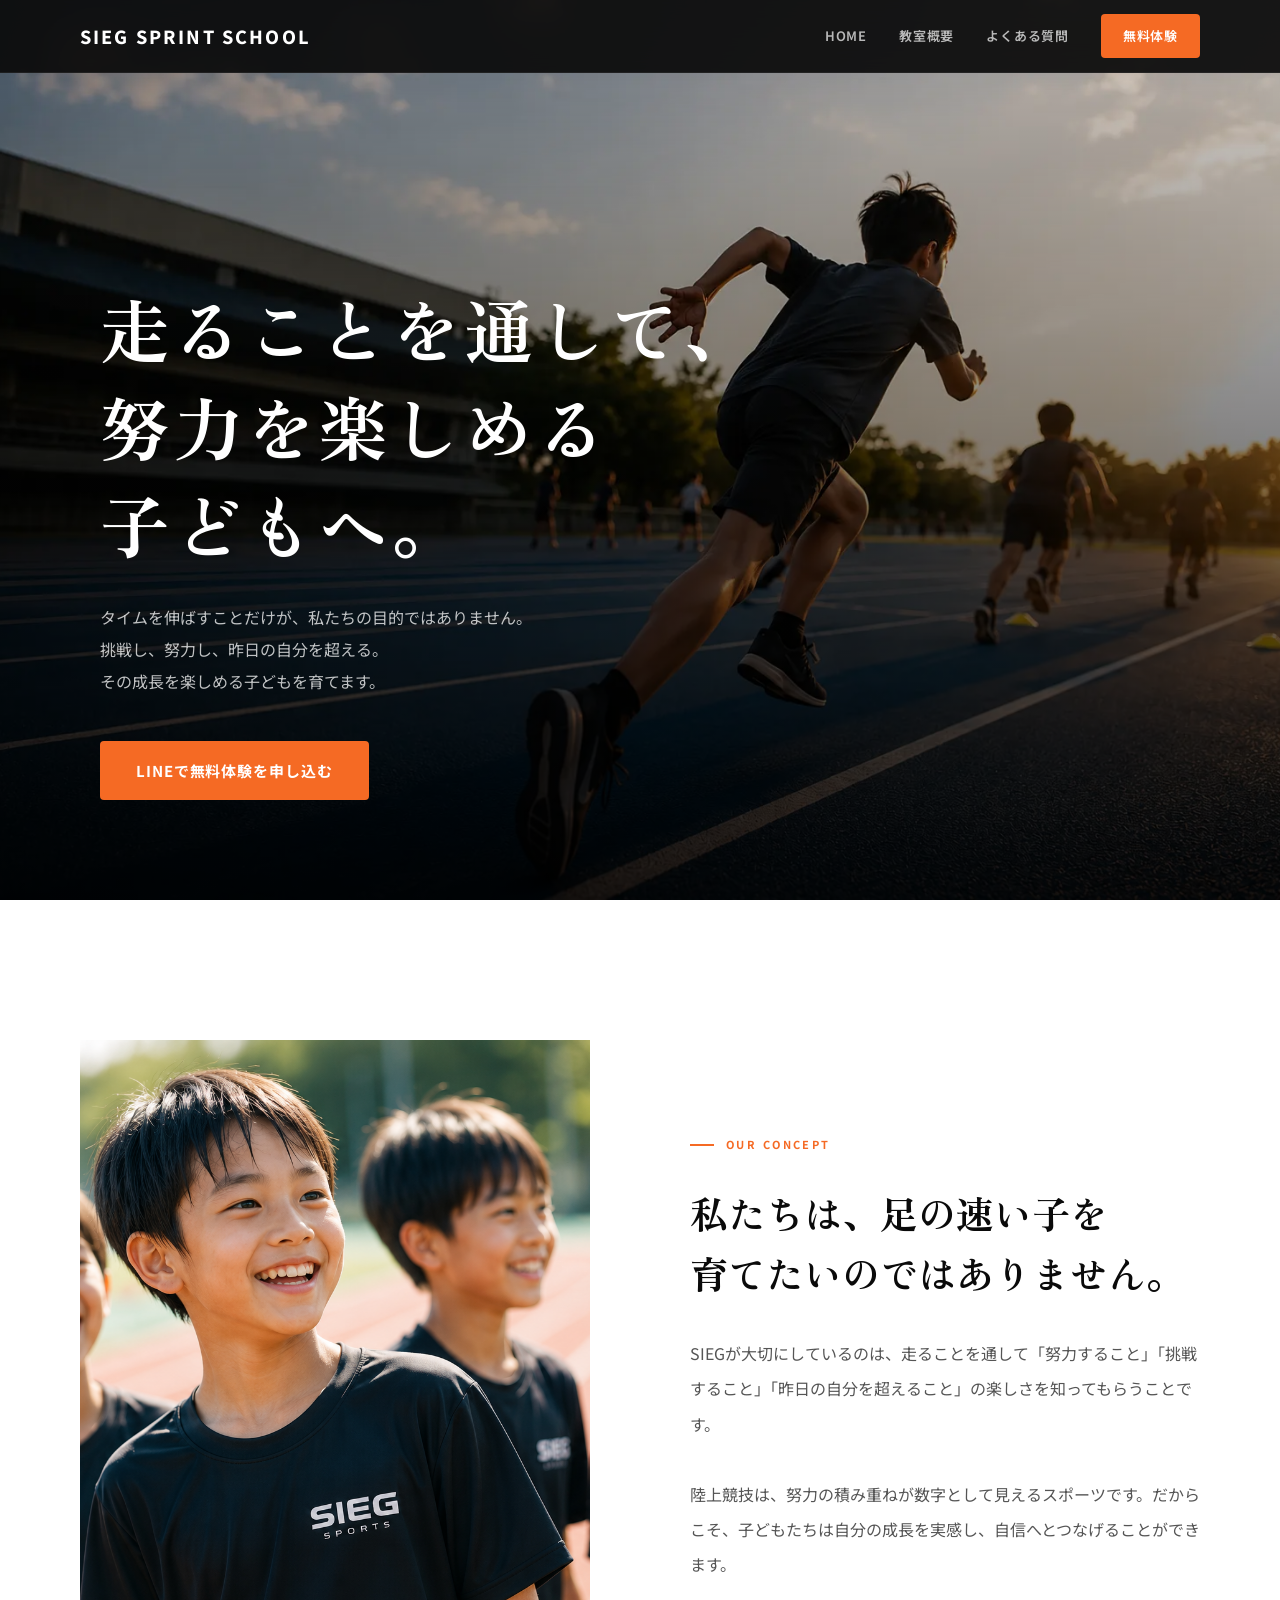
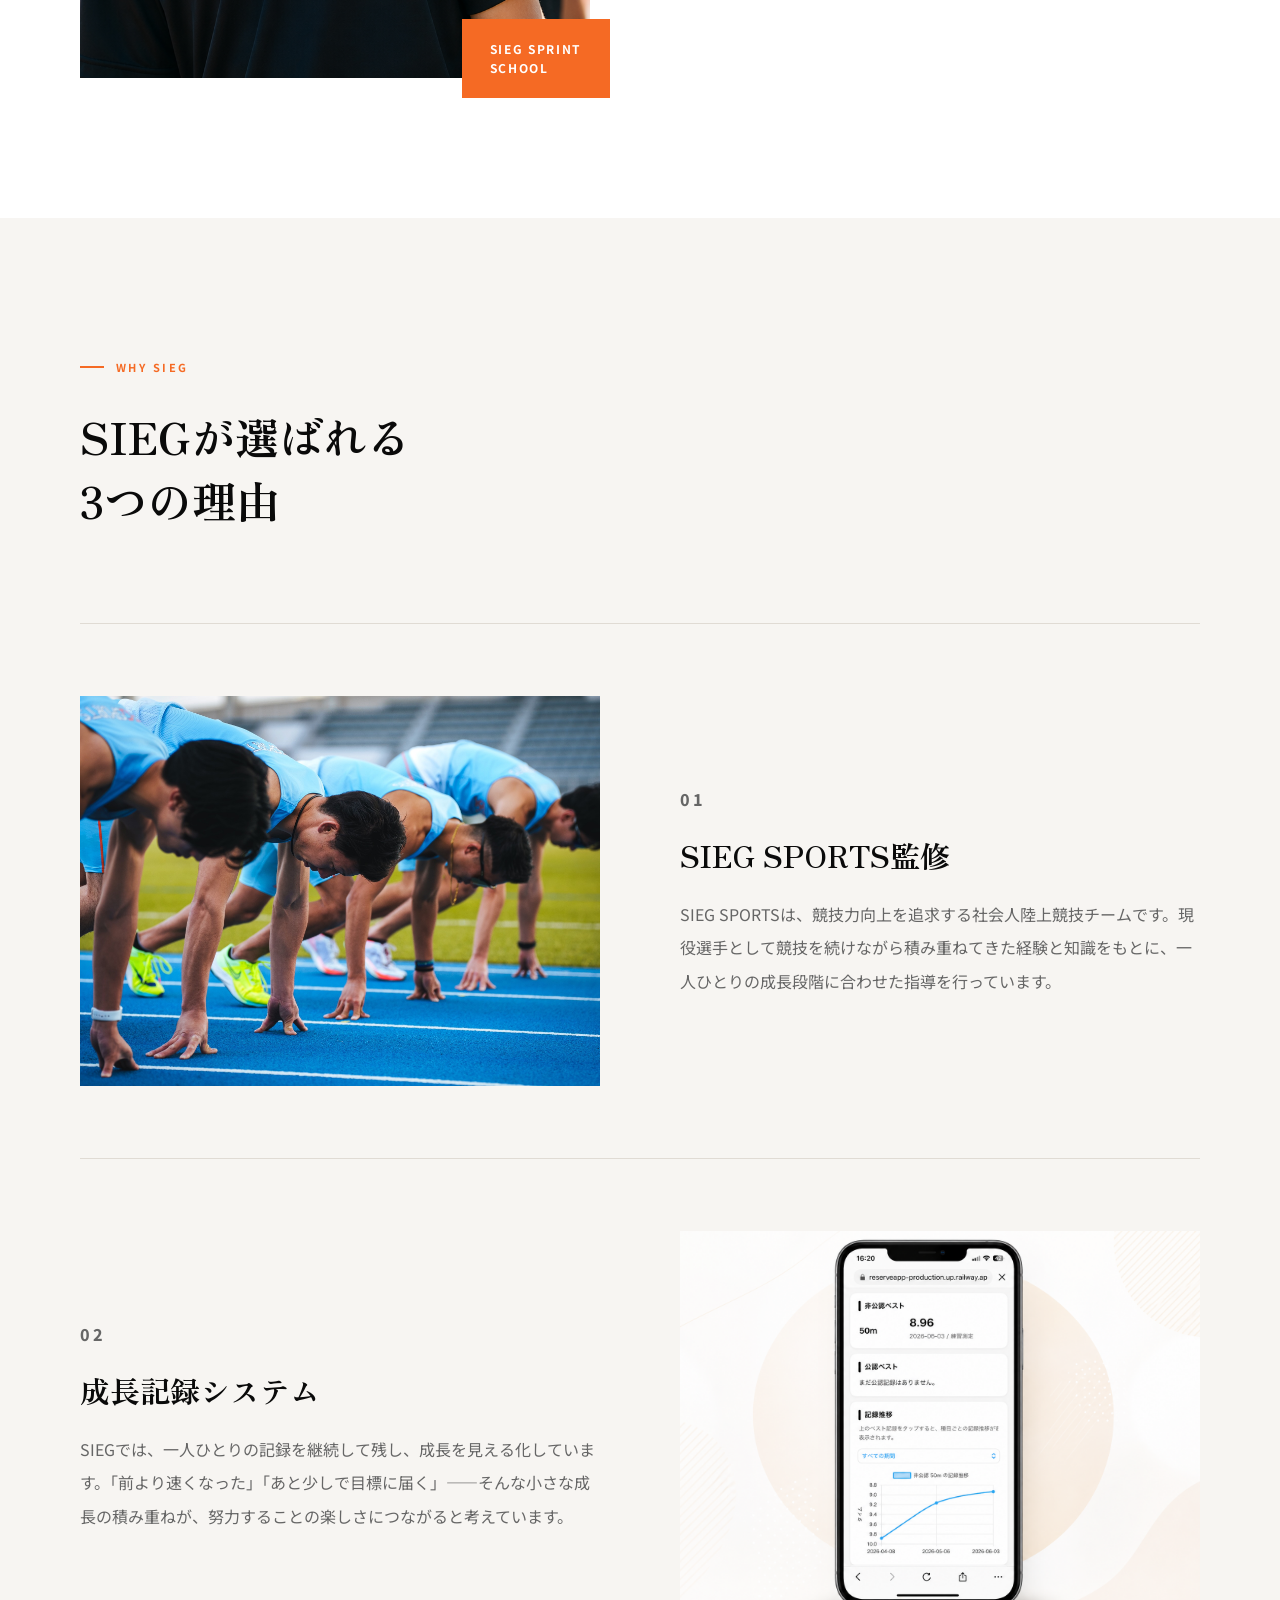
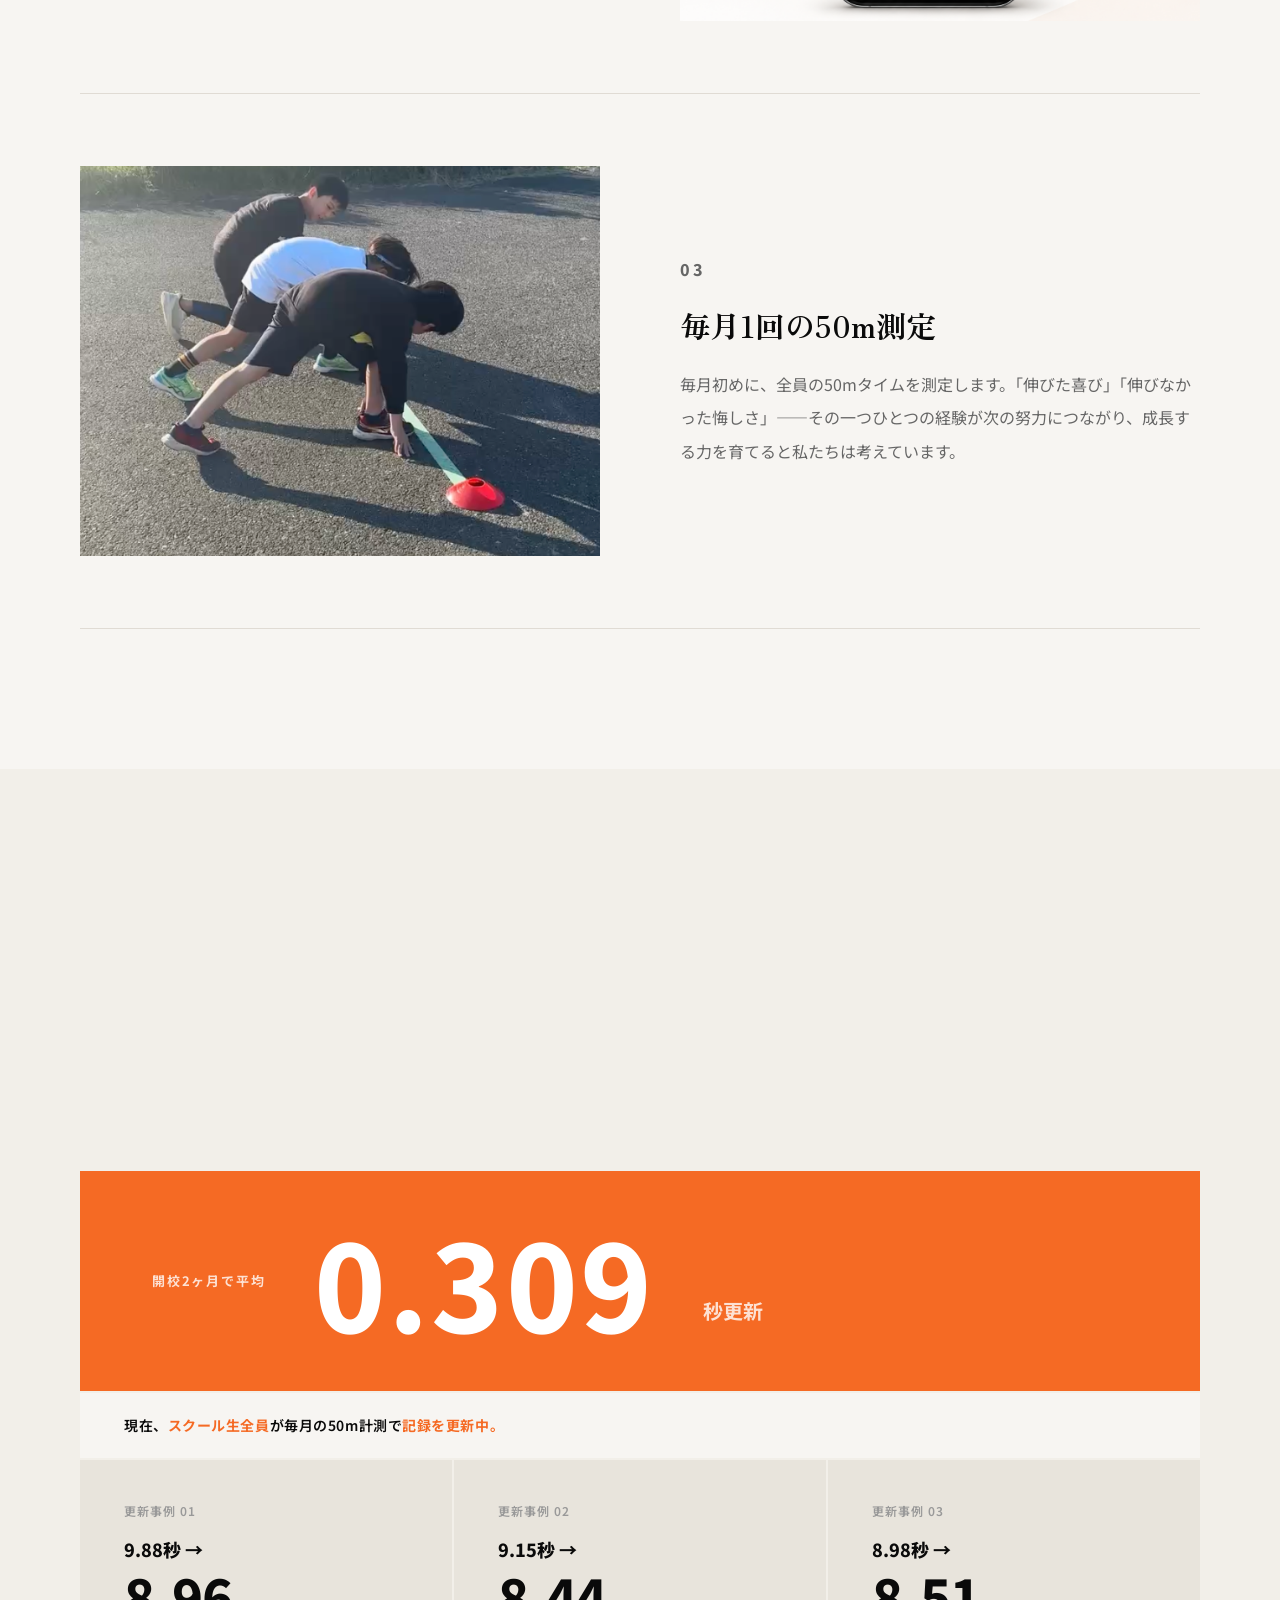
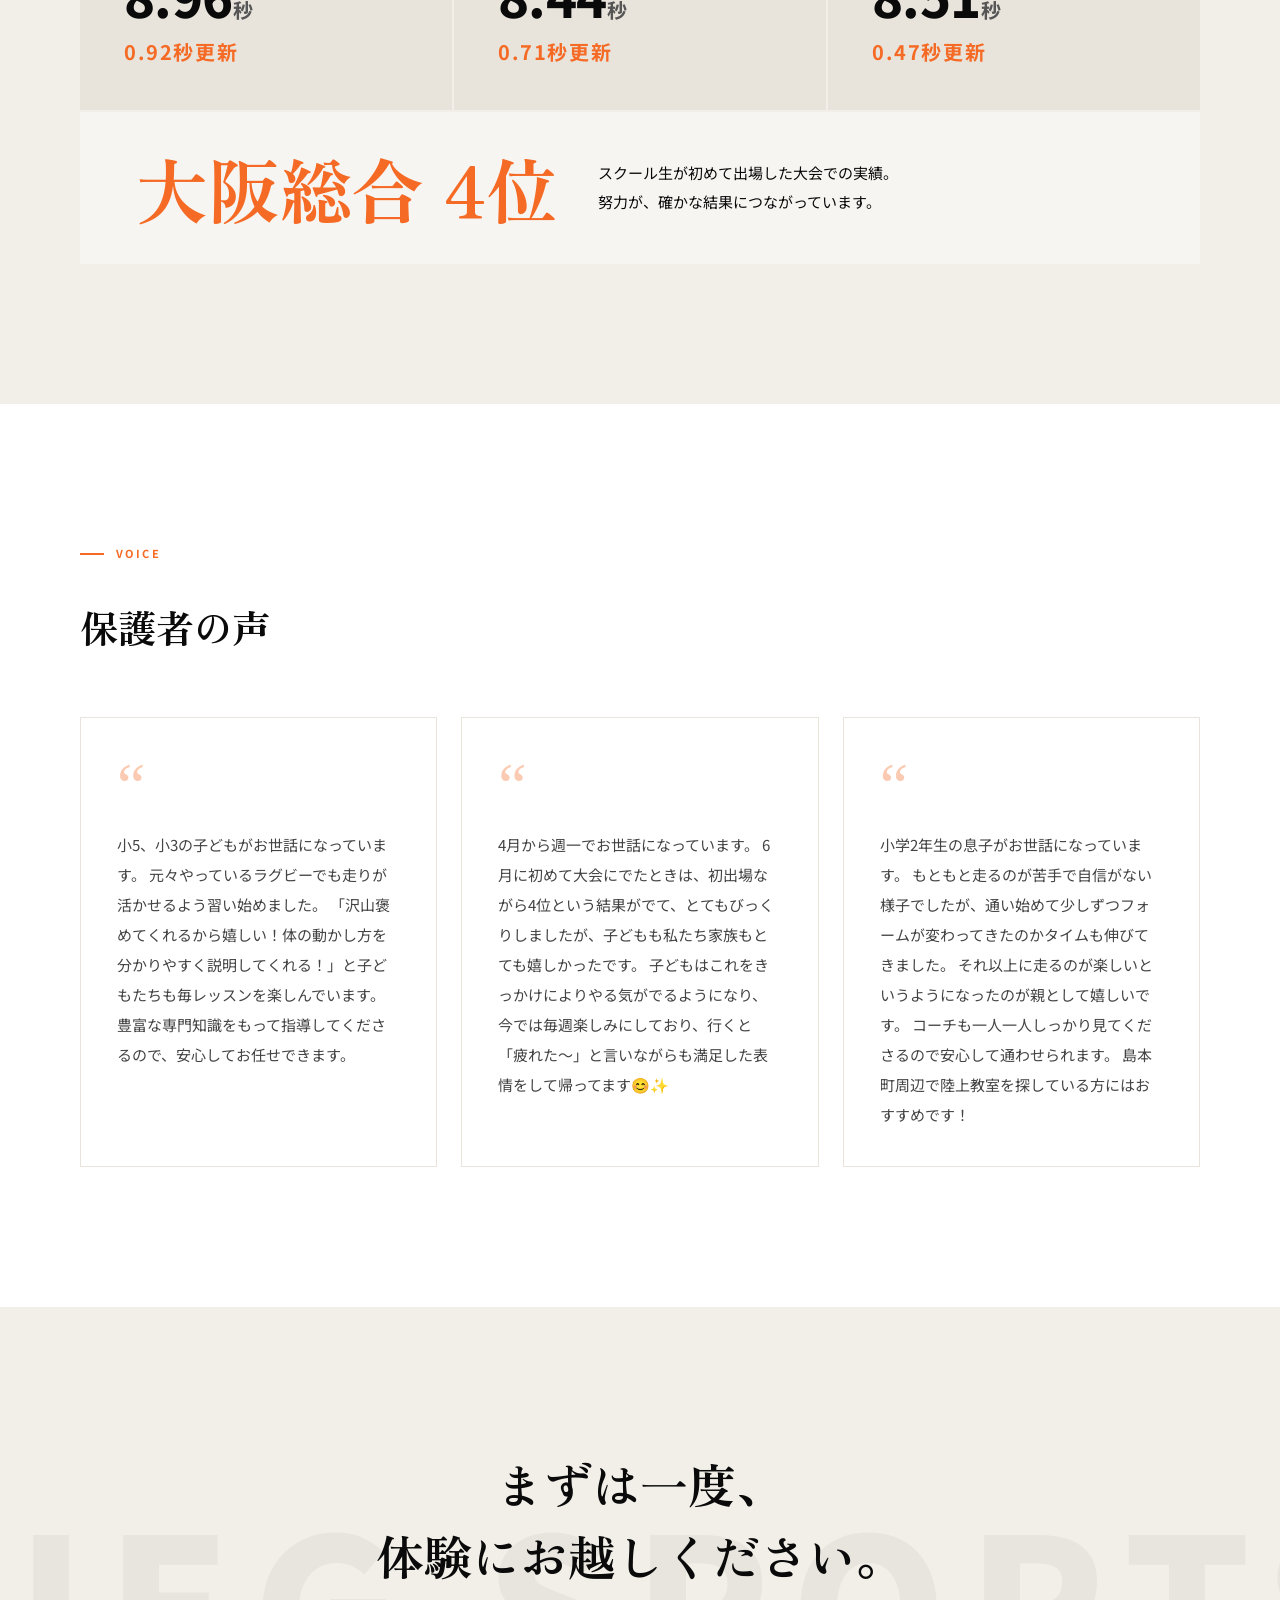
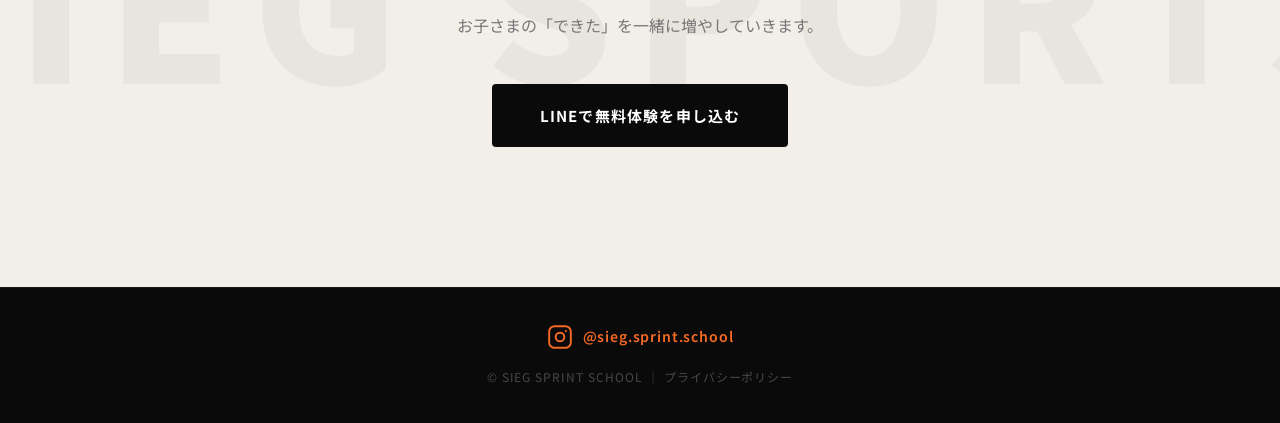
<file: index.html>
<!DOCTYPE html>
<html lang="ja">
<head>
  <meta charset="UTF-8" />
  <meta name="viewport" content="width=device-width, initial-scale=1.0" />
 <title>島本町・高槻市の小中学生向け陸上教室｜SIEGスプリントスクール</title>
  <meta name="description" content="島本町・高槻市の小中学生向け陸上教室。走り方やダッシュ力を専門指導し、努力する力と成長する楽しさを育てます。長岡京市・大山崎町からも通いやすいスプリントスクール。無料体験受付中。" />
  <meta property="og:site_name" content="ジークスポーツ スプリントスクール"> 
  <meta property="og:title" content="小中学生向け陸上教室｜ジークスポーツ スプリントスクール"> 
  <meta property="og:description" content="走り方・ダッシュ力を専門指導。努力が結果に変わる体験を。"> 
  <meta property="og:type" content="website">
   <meta property="og:url" content="https://school.sieg-sports.com/">
  <link rel="stylesheet" href="style.css" />
  <link href="https://fonts.googleapis.com/css2?family=Zen+Old+Mincho:wght@500;700&family=Noto+Sans+JP:wght@400;600;700;800&display=swap" rel="stylesheet">
  <link rel="preload" as="image" href="images/loading-bg.webp">
<link rel="preload" as="image" href="images/mascot2.webp">
<link rel="preload" as="image" href="images/hero.webp">
<!-- Google tag (gtag.js) -->
 <script async src="https://www.googletagmanager.com/gtag/js?id=G-LF31X8Z072"></script> 
 <script> window.dataLayer = window.dataLayer || []; function gtag(){dataLayer.push(arguments);} gtag('js', new Date()); gtag('config', 'G-LF31X8Z072'); </script> 
 <link rel="icon" href="/favicon.ico"> 
 <link rel="apple-touch-icon" href="/apple-touch-icon.png"> 
 <script type="application/ld+json"> 
  { "@context": "https://schema.org", 
  "@type": "WebSite", 
  "name": "ジークスポーツ スプリントスクール", 
  "alternateName": "Sieg Sports Sprint School", "url": "https://school.sieg-sports.com/" } 
</script>
 <script type="application/ld+json"> 
    { "@context": "https://schema.org", 
    "@type": "SportsActivityLocation", 
    "name": "SiegSports スプリントスクール", 
    "address": { "@type": "PostalAddress", "addressLocality": "島本町", "addressRegion": "大阪府", "addressCountry": "JP" },
     "url": "https://school.sieg-sports.com/" } 
    </script>
    <script type="application/ld+json">
{
  "@context": "https://schema.org",
  "@type": "SportsClub",
  "name": "SIEGスプリントスクール",
  "alternateName": "SIEG SPRINT SCHOOL",
  "url": "https://school.sieg-sports.com/",
  "logo": "https://school.sieg-sports.com/images/logo.png",
  "image": "https://school.sieg-sports.com/images/ogp.jpg",
  "description": "島本町・高槻市を中心に活動する小中学生向け陸上スクールです。走り方やダッシュ力の指導を通して、努力する力と成長する楽しさを育てます。",
  "areaServed": [
    "大阪府島本町",
    "大阪府高槻市",
    "京都府長岡京市",
    "京都府大山崎町",
    "京都府向日市"
  ],
  "sport": "Track and field"
}
</script>
</head>
<body>
    <!-- ローディング画面 -->
  <div class="loading-screen" id="loadingScreen">
    <div class="loading-inner">
      <img src="images/mascot2.webp" alt="SIEGキャラクター" class="loading-mascot">
      <p class="loading-text"></p>
    </div>
  </div>
    
    
    <header class="header">
        <div class="header-inner">
          <a href="#" class="logo">SIEG SPRINT SCHOOL</a>
          <nav class="nav">
            <a href="index.html">HOME</a>
            <a href="course.html">教室概要</a>
            <a href="faq.html">よくある質問</a>
            <a href="https://lin.ee/tulySH6W" target="_blank" rel="noopener" class="nav-cta">無料体験</a>
          </nav>
        </div>
      </header>

      <button class="hamburger">
        <span></span>
        <span></span>
        <span></span>
      </button>

  <div class="mobile-menu">
    <a href="index.html">HOME</a>
    <a href="course.html">教室概要</a>
    <a href="faq.html">よくある質問</a>
    <a href="https://lin.ee/tulySH6W">無料体験</a>
  </div>

  <main>

    <!-- Hero -->
    <section class="hero">
      <div class="hero-content">
        <h1>
          走ることを通して、<br>
          努力を楽しめる<br>
          子どもへ。
        </h1>
        <p class="hero-text">
          タイムを伸ばすことだけが、私たちの目的ではありません。<br>
          挑戦し、努力し、昨日の自分を超える。<br>
          その成長を楽しめる子どもを育てます。
        </p>
        <div class="hero-actions">
          <a href="https://lin.ee/tulySH6W" target="_blank" rel="noopener" class="btn-primary">LINEで無料体験を申し込む</a>
        </div>
      </div>
    </section>

    <!-- Concept -->
    <section class="concept">
      <div class="concept-inner">
        <div class="concept-image">
          <img src="images/concept.jpg" alt="島本町の陸上教室の生徒の笑顔の写真">
          <div class="concept-image-label">
            SIEG SPRINT<br>SCHOOL
          </div>
        </div>
        <div class="concept-content">
          <div class="section-label">
            <span>OUR CONCEPT</span>
          </div>
          <h2>
            私たちは、足の速い子を<br>
            育てたいのではありません。
          </h2>
          <p class="concept-text">
            SIEGが大切にしているのは、走ることを通して「努力すること」「挑戦すること」「昨日の自分を超えること」の楽しさを知ってもらうことです。<br><br>
            陸上競技は、努力の積み重ねが数字として見えるスポーツです。だからこそ、子どもたちは自分の成長を実感し、自信へとつなげることができます。
          </p>
        </div>
      </div>
    </section>

    <!-- Features -->
    <section class="features">
      <div class="features-inner">
        <div class="features-header">
          <div class="section-label">
            <span>WHY SIEG</span>
          </div>
          <h2>SIEGが選ばれる<br>3つの理由</h2>
        </div>
        <div class="feature-block">
          <div class="feature-image">
            <img src="images/feature01.jpg" alt="島本町の陸上スクールで指導するSIEG SPORTSコーチ">
          </div>
          <div class="feature-content">
            <p class="feature-num">01</p>
            <h3>SIEG SPORTS監修</h3>
            <p>SIEG SPORTSは、競技力向上を追求する社会人陸上競技チームです。現役選手として競技を続けながら積み重ねてきた経験と知識をもとに、一人ひとりの成長段階に合わせた指導を行っています。</p>
          </div>
        </div>
        <div class="feature-block reverse">
          <div class="feature-image">
            <img src="images/feature02.jpg" alt="スマートフォンで確認できる成長記録システム">
          </div>
          <div class="feature-content">
            <p class="feature-num">02</p>
            <h3>成長記録システム</h3>
            <p>SIEGでは、一人ひとりの記録を継続して残し、成長を見える化しています。「前より速くなった」「あと少しで目標に届く」——そんな小さな成長の積み重ねが、努力することの楽しさにつながると考えています。</p>
          </div>
        </div>
        <div class="feature-block">
          <div class="feature-image">
            <img src="images/feature03.jpg" alt="島本町の陸上教室で50m測定をする小学生">
          </div>
          <div class="feature-content">
            <p class="feature-num">03</p>
            <h3>毎月1回の50m測定</h3>
            <p>毎月初めに、全員の50mタイムを測定します。「伸びた喜び」「伸びなかった悔しさ」——その一つひとつの経験が次の努力につながり、成長する力を育てると私たちは考えています。</p>
          </div>
        </div>
      </div>
    </section>

    <!-- Results -->
    <section class="results">
      <div class="results-inner">
        <div class="results-header">
          <div class="section-label">
            <span>RESULTS</span>
          </div>
          <h2>数字で見る成長</h2>
          <p class="results-header-sub">毎月実施する<strong>50m走の計測</strong>をもとにした記録です。</p>
          <p class="results-header-note">※入会から2ヶ月間の計測データより</p>
        </div>

        <!-- メイン数字 -->
        <div class="result-main-block">
          <span class="result-main-label">開校2ヶ月で平均</span>
          <span class="result-main-num" data-countup data-target="0.348" data-decimals="3" data-duration="1800">0.348</span>
          <span class="result-main-unit">秒更新</span>
        </div>

        <!-- 全員更新バナー -->
        <div class="result-all-banner">
          <p>現在、<strong>スクール生全員</strong>が毎月の50m計測で<strong>記録を更新中。</strong></p>
        </div>

        <!-- ビフォーアフター -->
        <div class="result-cases">
        <div class="result-case">
        <p class="result-case-before">更新事例 01</p>
        <p class="result-case-old">9.88秒 →</p>
        <p class="result-case-new">8.96<span>秒</span></p>
        <p class="result-case-update">0.92秒更新</p>
        </div>           
        <div class="result-case">              
            <p class="result-case-before">更新事例 02</p>              
            <p class="result-case-old">9.15秒 →</p>              
            <p class="result-case-new">8.44<span>秒</span></p>              
            <p class="result-case-update">0.71秒更新</p>            
        </div>            
        <div class="result-case">              
            <p class="result-case-before">更新事例 03</p>
                          <p class="result-case-old">8.98秒 →</p>              
                          <p class="result-case-new">8.51<span>秒</span></p>              
                          <p class="result-case-update">0.47秒更新</p>            
                        </div>          
                    </div>

        <!-- 大阪4位 -->
        <div class="result-award">
          <div class="result-award-num">大阪総合 4位</div>
          <div class="result-award-text">
            <p>スクール生が初めて出場した大会での実績。<br>努力が、確かな結果につながっています。</p>
          </div>
        </div>

      </div>
    </section>

    <!-- Voice -->
    <section class="voice">
      <div class="voice-inner">
        <div class="section-label">
          <span>VOICE</span>
        </div>
        <h2>保護者の声</h2>
        <div class="voice-cards">
          <div class="voice-card">
            <p>小5、小3の子どもがお世話になっています。
              元々やっているラグビーでも走りが活かせるよう習い始めました。
              「沢山褒めてくれるから嬉しい！体の動かし方を分かりやすく説明してくれる！」と子どもたちも毎レッスンを楽しんでいます。
              豊富な専門知識をもって指導してくださるので、安心してお任せできます。</p>
          </div>
          <div class="voice-card">
            <p>4月から週一でお世話になっています。
              6月に初めて大会にでたときは、初出場ながら4位という結果がでて、とてもびっくりしましたが、子どもも私たち家族もとても嬉しかったです。
              子どもはこれをきっかけによりやる気がでるようになり、今では毎週楽しみにしており、行くと「疲れた～」と言いながらも満足した表情をして帰ってます😊✨️ </p>
          </div>
          <div class="voice-card">
            <p>小学2年生の息子がお世話になっています。
              もともと走るのが苦手で自信がない様子でしたが、通い始めて少しずつフォームが変わってきたのかタイムも伸びてきました。
              それ以上に走るのが楽しいというようになったのが親として嬉しいです。
              コーチも一人一人しっかり見てくださるので安心して通わせられます。
              島本町周辺で陸上教室を探している方にはおすすめです！</p>
          </div>
        </div>
      </div>
    </section>

    <!-- CTA -->
    <section class="cta">
      <div class="cta-inner">
        <h2>
          まずは一度、<br>
          体験にお越しください。
        </h2>
        <p>お子さまの「できた」を一緒に増やしていきます。</p>
        <a href="https://lin.ee/tulySH6W" target="_blank" rel="noopener" class="btn-white">LINEで無料体験を申し込む</a>
      </div>
    </section>

  </main>

  <footer class="footer">
    <div class="footer-inner">
      <a href="https://www.instagram.com/sieg.sprint.school/" target="_blank" rel="noopener" class="footer-insta">
        <svg xmlns="http://www.w3.org/2000/svg" width="20" height="20" viewBox="0 0 24 24" fill="none" stroke="currentColor" stroke-width="1.8" stroke-linecap="round" stroke-linejoin="round">
          <rect x="2" y="2" width="20" height="20" rx="5" ry="5"/>
          <circle cx="12" cy="12" r="4"/>
          <circle cx="17.5" cy="6.5" r="1" fill="currentColor" stroke="none"/>
        </svg>
        <span>@sieg.sprint.school</span>
      </a>
      <p>&copy; SIEG SPRINT SCHOOL ｜ <a href="privacy.html" style="color:inherit;">プライバシーポリシー</a></p>
    </div>
  </footer>

  <script>

  // ローディング画面
  const loadingScreen = document.getElementById('loadingScreen');
    const loadingText = document.querySelector('.loading-text');
    loadingText.textContent = '昨日の自分を超える。';
 
    document.addEventListener('DOMContentLoaded', () => {
  setTimeout(() => {
    loadingScreen.classList.add('loading-hide');

    setTimeout(() => {
      loadingScreen.style.display = 'none';

      // h1の文字アニメーション開始
      const h1 = document.querySelector('.hero h1');
      h1.style.visibility = 'visible';

      const lines = [
        '走ることを通して、',
        '努力を楽しめる',
        '子どもへ。'
      ];

      h1.innerHTML = lines.map(line =>
        `<span class="hero-line">${line.split('').map(char =>
          `<span class="hero-char">${char}</span>`
        ).join('')}</span>`
      ).join('<br>');

      let delay = 0.3;

      document.querySelectorAll('.hero-char').forEach(char => {
        char.style.animationDelay = `${delay}s`;
        delay += 0.07;
      });

    }, 700);

  }, 3500);
});
    // ハンバーガーメニュー
    const hamburger = document.querySelector(".hamburger");
    const mobileMenu = document.querySelector(".mobile-menu");
    hamburger.addEventListener("click", function () {
      this.classList.toggle("active");
      mobileMenu.classList.toggle("active");
    });

    // フェードイン（スクロール）
    const fadeEls = document.querySelectorAll(
      '.concept, .features-header, .feature-block, .results-header, .result-main-block, .result-all-banner, .result-case, .result-award, .voice-card, .cta-inner'
    );
    const fadeObserver = new IntersectionObserver((entries) => {
      entries.forEach(entry => {
        if (entry.isIntersecting) {
          entry.target.classList.add('is-visible');
          fadeObserver.unobserve(entry.target);
        }
      });
    }, { threshold: 0.15 });
    fadeEls.forEach(el => {
      el.classList.add('fade-up');
      fadeObserver.observe(el);
    });

    // カウントアップ
    function countUp(el, target, decimals, duration) {
      let start = 0;
      const step = (timestamp) => {
        if (!start) start = timestamp;
        const progress = Math.min((timestamp - start) / duration, 1);
        const ease = 1 - Math.pow(1 - progress, 3);
        el.textContent = (ease * target).toFixed(decimals);
        if (progress < 1) requestAnimationFrame(step);
      };
      requestAnimationFrame(step);
    }
    const countObserver = new IntersectionObserver((entries) => {
      entries.forEach(entry => {
        if (entry.isIntersecting) {
          const el = entry.target;
          const target = parseFloat(el.dataset.target);
          const decimals = parseInt(el.dataset.decimals || 0);
          const duration = parseInt(el.dataset.duration || 1500);
          countUp(el, target, decimals, duration);
          countObserver.unobserve(el);
        }
      });
    }, { threshold: 0.5 });
    document.querySelectorAll('[data-countup]').forEach(el => {
      countObserver.observe(el);
    });
  </script>

</body>
</html>
</file>
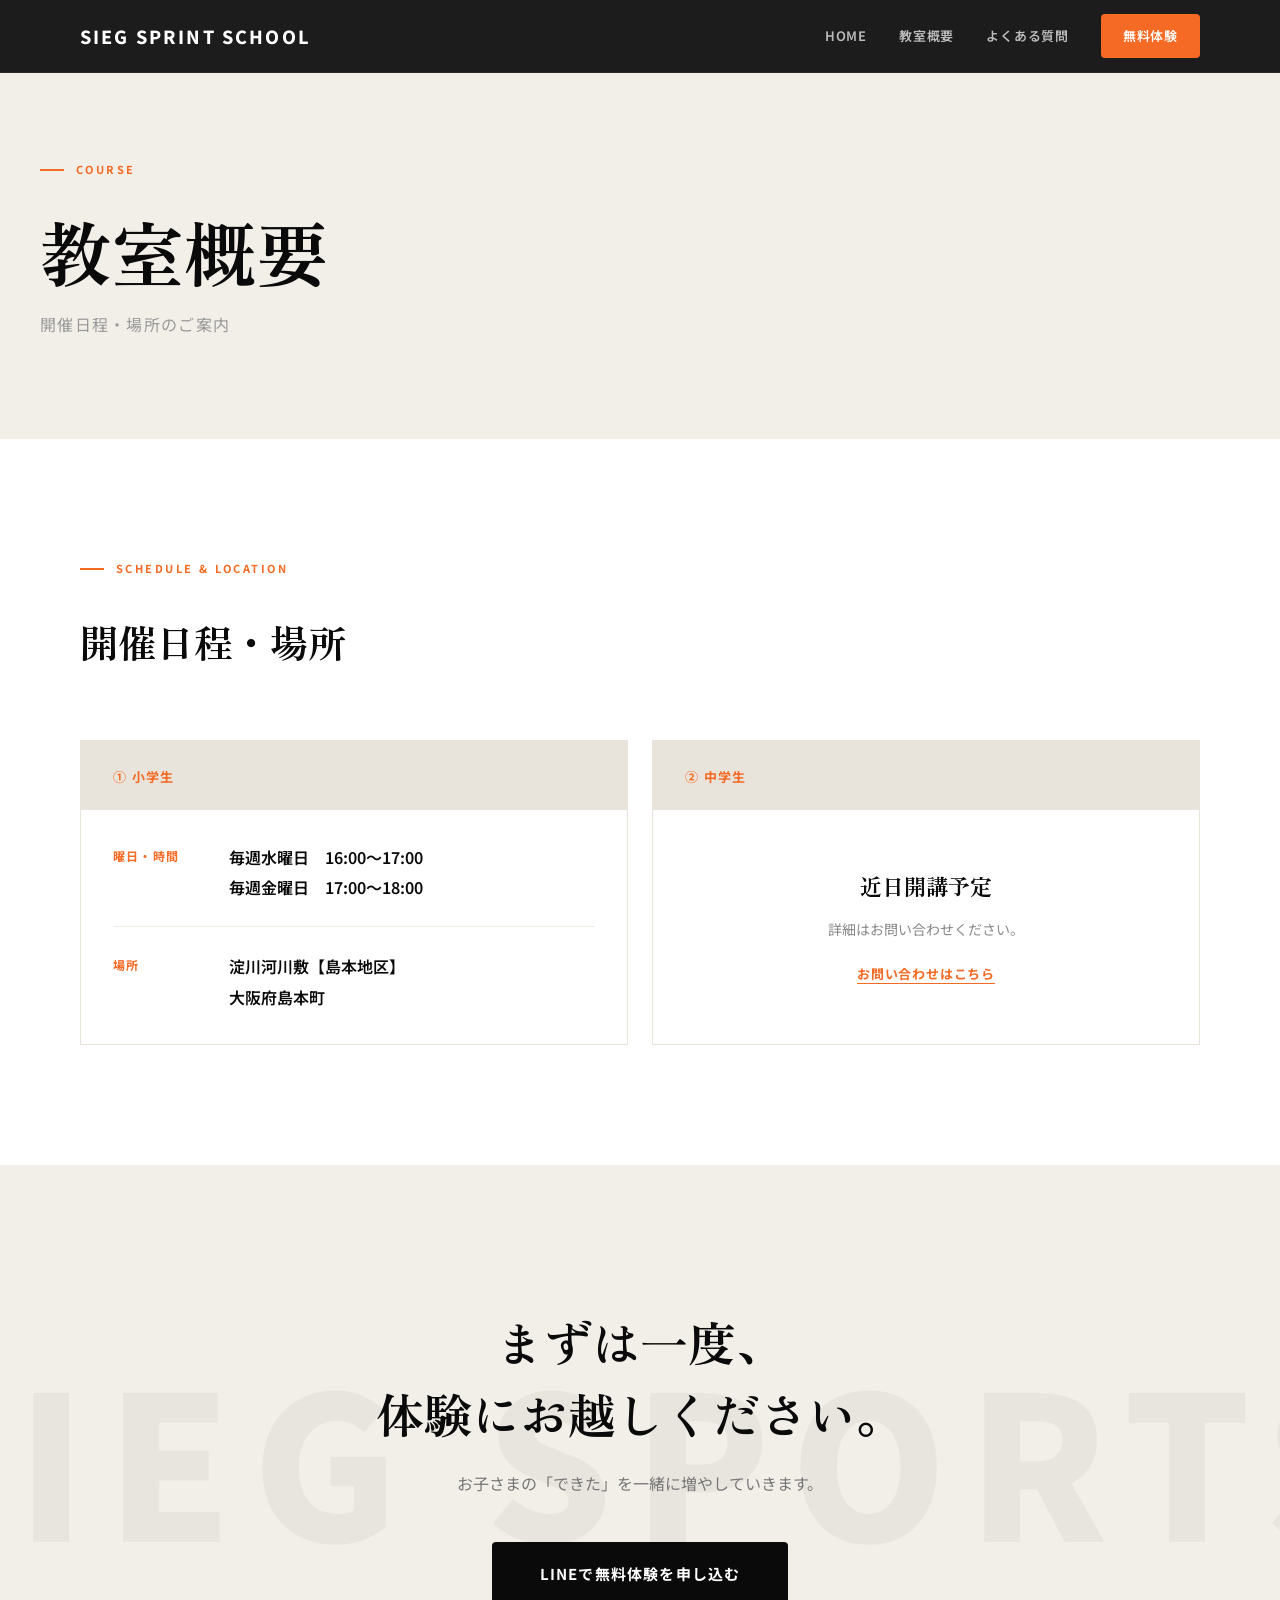
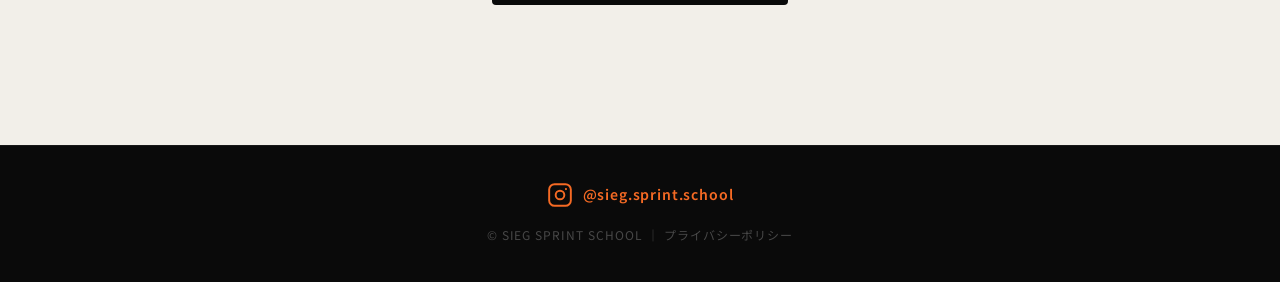
<file: course.html>
<!DOCTYPE html>
<html lang="ja">
<head>
  <meta charset="UTF-8" />
  <meta name="viewport" content="width=device-width, initial-scale=1.0" />
  <title>教室概要 | SIEG 陸上スクール</title>
  <meta name="description" content="SIEG陸上スクールの開催日程・場所・料金などの教室概要です。" />
  <link rel="stylesheet" href="style.css" />
  <link rel="stylesheet" href="course.css" />
  <link href="https://fonts.googleapis.com/css2?family=Zen+Old+Mincho:wght@500;700&family=Noto+Sans+JP:wght@400;600;700;800&display=swap" rel="stylesheet">
</head>
<body>

    <header class="header">
        <div class="header-inner">
      
          <a href="#" class="logo">SIEG SPRINT SCHOOL</a>
      
          <nav class="nav">
            <a href="index.html">HOME</a>
            <a href="course.html">教室概要</a>
            <a href="faq.html">よくある質問</a>
            <a href="https://lin.ee/tulySH6W" target="_blank" rel="noopener" class="nav-cta">無料体験</a>
          </nav>
      
      
        </div>
      </header>

      <button class="hamburger">
        <span></span>
        <span></span>
        <span></span>
      </button>


  <div class="mobile-menu">

    <a href="index.html">HOME</a>
    <a href="course.html">教室概要</a>
    <a href="faq.html">よくある質問</a>
    <a href="https://lin.ee/tulySH6W">無料体験</a>

</div>


  <main>

    <!-- Page Hero -->
    <section class="page-hero">
        <div class="page-hero-inner">
          <div class="section-label">
            <span>COURSE</span>
          </div>
          <h1>教室概要</h1>
          <p>開催日程・場所のご案内</p>
        </div>
      </section>
   
      <!-- Schedule -->
      <section class="schedule">
        <div class="schedule-inner">
   
          <div class="section-label">
            <span>SCHEDULE & LOCATION</span>
          </div>
          <h2>開催日程・場所</h2>
   
          <div class="course-cards">
   
            <!-- 小学生 -->
            <div class="course-card">
              <div class="course-card-header">
                <span class="course-badge">① 小学生</span>
              </div>
              <div class="course-card-body">
                <div class="course-row">
                  <span class="course-label">曜日・時間</span>
                  <div class="course-value">
                    <p>毎週水曜日　16:00〜17:00</p>
                    <p>毎週金曜日　17:00〜18:00</p>
                  </div>
                </div>
                <div class="course-row">
                  <span class="course-label">場所</span>
                  <div class="course-value">
                    <p>淀川河川敷【島本地区】</p>
                    <p class="course-address">大阪府島本町</p>
                  </div>
                </div>
              </div>
            </div>
   
            <!-- 中学生 -->
            <div class="course-card">
              <div class="course-card-header">
                <span class="course-badge">② 中学生</span>
              </div>
              <div class="course-card-body course-card-soon">
                <p class="course-soon-label">近日開講予定</p>
                <p class="course-soon-text">詳細はお問い合わせください。</p>
                <a href="https://lin.ee/tulySH6W" class="course-soon-link">お問い合わせはこちら</a>
              </div>
            </div>
   
          </div>
   
        </div>
      </section>

    <!-- CTA -->
    <section class="cta">
      <div class="cta-inner">
        <h2>まずは一度、<br>体験にお越しください。</h2>
        <p>お子さまの「できた」を一緒に増やしていきます。</p>
        <a href="https://lin.ee/tulySH6W" target="_blank" rel="noopener" class="btn-white">LINEで無料体験を申し込む</a>
      </div>
    </section>

  </main>
  <footer class="footer">
    <div class="footer-inner">
        <a href="https://www.instagram.com/sieg.sprint.school/" target="_blank" rel="noopener" class="footer-insta">
          <svg xmlns="http://www.w3.org/2000/svg" width="20" height="20" viewBox="0 0 24 24" fill="none" stroke="currentColor" stroke-width="1.8" stroke-linecap="round" stroke-linejoin="round">
            <rect x="2" y="2" width="20" height="20" rx="5" ry="5"/>
            <circle cx="12" cy="12" r="4"/>
            <circle cx="17.5" cy="6.5" r="1" fill="currentColor" stroke="none"/>
          </svg>
          <span>@sieg.sprint.school</span>
        </a>
    <p>&copy; SIEG SPRINT SCHOOL ｜ <a href="privacy.html" style="color:inherit;">プライバシーポリシー</a></p>
    </div>
  </footer>

  <script>
    const hamburger = document.querySelector(".hamburger");
  const mobileMenu = document.querySelector(".mobile-menu");
  
  hamburger.addEventListener("click", function () {
    this.classList.toggle("active");
    mobileMenu.classList.toggle("active");
  });
    </script>
  
 

</body>
</html>
</file>
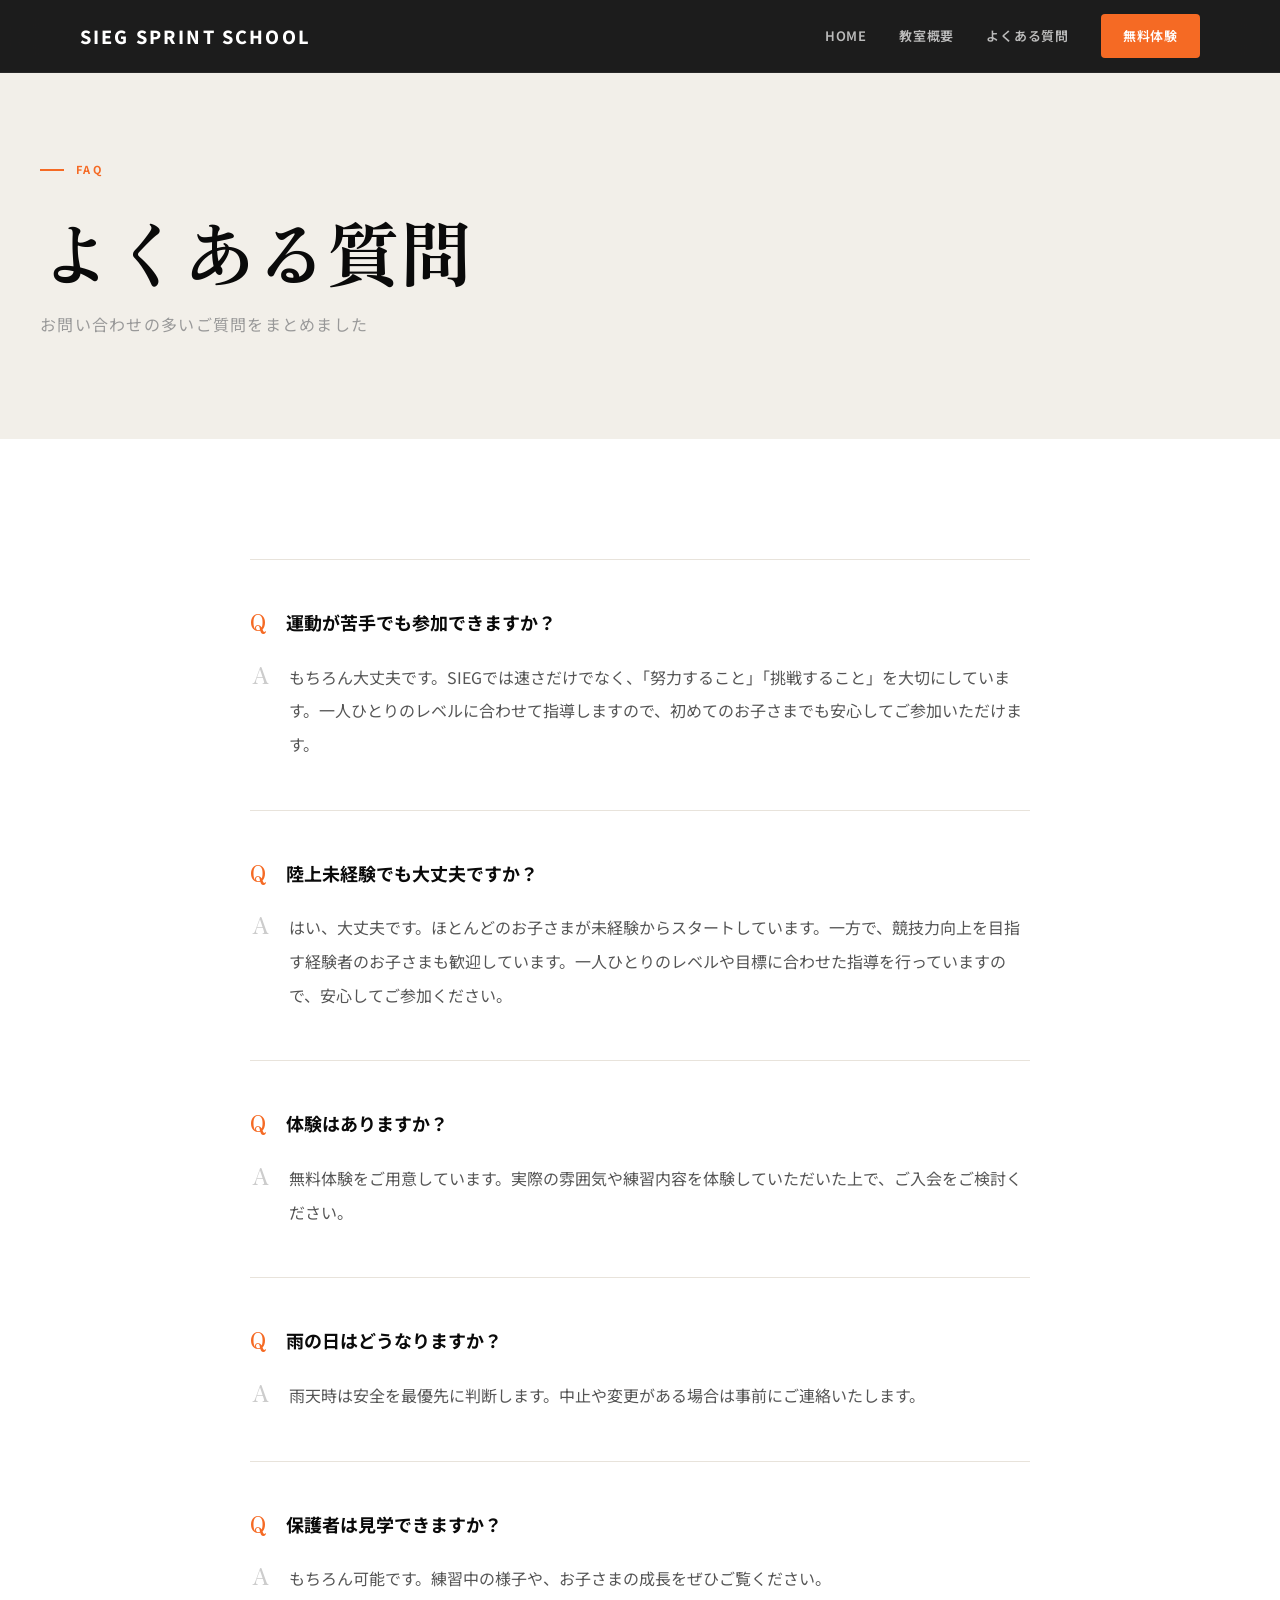
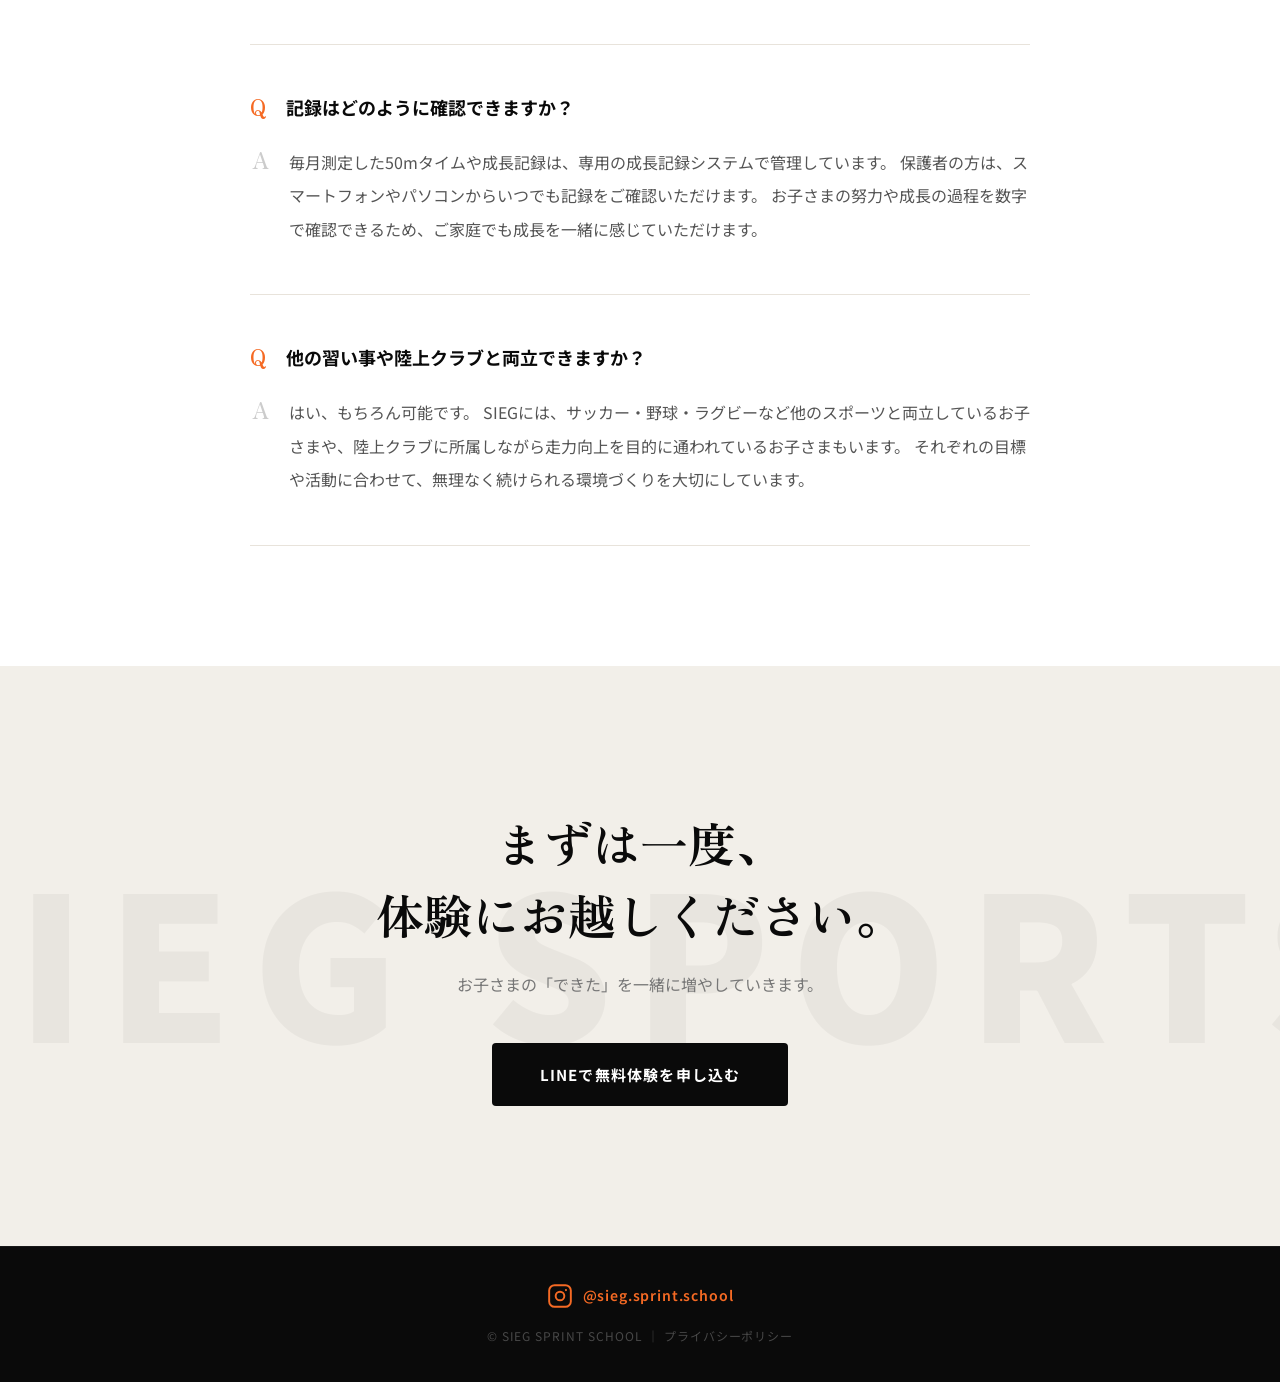
<file: faq.html>
<!DOCTYPE html>
<html lang="ja">
<head>
  <meta charset="UTF-8" />
  <meta name="viewport" content="width=device-width, initial-scale=1.0" />
  <title>よくある質問 | SIEG 陸上スクール</title>
  <meta name="description" content="SIEG陸上スクールへのよくある質問をまとめました。" />
  <link rel="stylesheet" href="style.css" />
  <link rel="stylesheet" href="faq.css" />
  <link href="https://fonts.googleapis.com/css2?family=Zen+Old+Mincho:wght@500;700&family=Noto+Sans+JP:wght@400;600;700;800&display=swap" rel="stylesheet">
</head>
<body>
    <header class="header">
        <div class="header-inner">
      
          <a href="#" class="logo">SIEG SPRINT SCHOOL</a>
      
          <nav class="nav">
            <a href="index.html">HOME</a>
            <a href="course.html">教室概要</a>
            <a href="faq.html">よくある質問</a>
            <a href="https://lin.ee/tulySH6W" target="_blank" rel="noopener" class="nav-cta">無料体験</a>
          </nav>
      
      
        </div>
      </header>

      <button class="hamburger">
        <span></span>
        <span></span>
        <span></span>
      </button>


  <div class="mobile-menu">

    <a href="index.html">HOME</a>
    <a href="course.html">教室概要</a>
    <a href="faq.html">よくある質問</a>
    <a href="https://lin.ee/tulySH6W">無料体験</a>

</div>


  <main>

    <!-- Page Hero -->
    <section class="page-hero">
      <div class="page-hero-inner">
        <div class="section-label">
          <span>FAQ</span>
        </div>
        <h1>よくある質問</h1>
        <p>お問い合わせの多いご質問をまとめました</p>
      </div>
    </section>

    <!-- FAQ -->
    <section class="faq">
      <div class="faq-inner">

        <div class="faq-list">

          <div class="faq-item">
            <div class="faq-question">
              <span class="faq-q">Q</span>
              <p>運動が苦手でも参加できますか？</p>
            </div>
            <div class="faq-answer">
              <span class="faq-a">A</span>
              <p>もちろん大丈夫です。SIEGでは速さだけでなく、「努力すること」「挑戦すること」を大切にしています。一人ひとりのレベルに合わせて指導しますので、初めてのお子さまでも安心してご参加いただけます。</p>
            </div>
          </div>

          <div class="faq-item">
            <div class="faq-question">
              <span class="faq-q">Q</span>
              <p>陸上未経験でも大丈夫ですか？</p>
            </div>
            <div class="faq-answer">
              <span class="faq-a">A</span>
              <p>はい、大丈夫です。ほとんどのお子さまが未経験からスタートしています。一方で、競技力向上を目指す経験者のお子さまも歓迎しています。一人ひとりのレベルや目標に合わせた指導を行っていますので、安心してご参加ください。</p>
            </div>
          </div>

          <div class="faq-item">
            <div class="faq-question">
              <span class="faq-q">Q</span>
              <p>体験はありますか？</p>
            </div>
            <div class="faq-answer">
              <span class="faq-a">A</span>
              <p>無料体験をご用意しています。実際の雰囲気や練習内容を体験していただいた上で、ご入会をご検討ください。</p>
            </div>
          </div>

          <div class="faq-item">
            <div class="faq-question">
              <span class="faq-q">Q</span>
              <p>雨の日はどうなりますか？</p>
            </div>
            <div class="faq-answer">
              <span class="faq-a">A</span>
              <p>雨天時は安全を最優先に判断します。中止や変更がある場合は事前にご連絡いたします。</p>
            </div>
          </div>

          <div class="faq-item">
            <div class="faq-question">
              <span class="faq-q">Q</span>
              <p>保護者は見学できますか？</p>
            </div>
            <div class="faq-answer">
              <span class="faq-a">A</span>
              <p>もちろん可能です。練習中の様子や、お子さまの成長をぜひご覧ください。</p>
            </div>
          </div>

          <div class="faq-item">
            <div class="faq-question">
              <span class="faq-q">Q</span>
              <p>記録はどのように確認できますか？</p>
            </div>
            <div class="faq-answer">
              <span class="faq-a">A</span>
              <p>毎月測定した50mタイムや成長記録は、専用の成長記録システムで管理しています。
                 保護者の方は、スマートフォンやパソコンからいつでも記録をご確認いただけます。
                 お子さまの努力や成長の過程を数字で確認できるため、ご家庭でも成長を一緒に感じていただけます。</p>
            </div>
          </div>

          <div class="faq-item">
            <div class="faq-question">
              <span class="faq-q">Q</span>
              <p>他の習い事や陸上クラブと両立できますか？</p>
            </div>
            <div class="faq-answer">
              <span class="faq-a">A</span>
              <p>はい、もちろん可能です。
SIEGには、サッカー・野球・ラグビーなど他のスポーツと両立しているお子さまや、陸上クラブに所属しながら走力向上を目的に通われているお子さまもいます。
                それぞれの目標や活動に合わせて、無理なく続けられる環境づくりを大切にしています。</p>
            </div>
          </div>

        </div>

      </div>
    </section>

    <!-- CTA -->
    <section class="cta">
      <div class="cta-inner">
        <h2>まずは一度、<br>体験にお越しください。</h2>
        <p>お子さまの「できた」を一緒に増やしていきます。</p>
        <a href="https://lin.ee/tulySH6W" target="_blank" rel="noopener" class="btn-white">LINEで無料体験を申し込む</a>
      </div>
    </section>

  </main>
  
  <footer class="footer">
    <div class="footer-inner">
        <a href="https://www.instagram.com/sieg.sprint.school/" target="_blank" rel="noopener" class="footer-insta">
          <svg xmlns="http://www.w3.org/2000/svg" width="20" height="20" viewBox="0 0 24 24" fill="none" stroke="currentColor" stroke-width="1.8" stroke-linecap="round" stroke-linejoin="round">
            <rect x="2" y="2" width="20" height="20" rx="5" ry="5"/>
            <circle cx="12" cy="12" r="4"/>
            <circle cx="17.5" cy="6.5" r="1" fill="currentColor" stroke="none"/>
          </svg>
          <span>@sieg.sprint.school</span>
        </a>
    <p>&copy; SIEG SPRINT SCHOOL ｜ <a href="privacy.html" style="color:inherit;">プライバシーポリシー</a></p>
    </div>
  </footer>
 
  <script>
    const hamburger = document.querySelector(".hamburger");
  const mobileMenu = document.querySelector(".mobile-menu");
  
  hamburger.addEventListener("click", function () {
    this.classList.toggle("active");
    mobileMenu.classList.toggle("active");
  });
    </script>
  
</body>
</html>
</file>
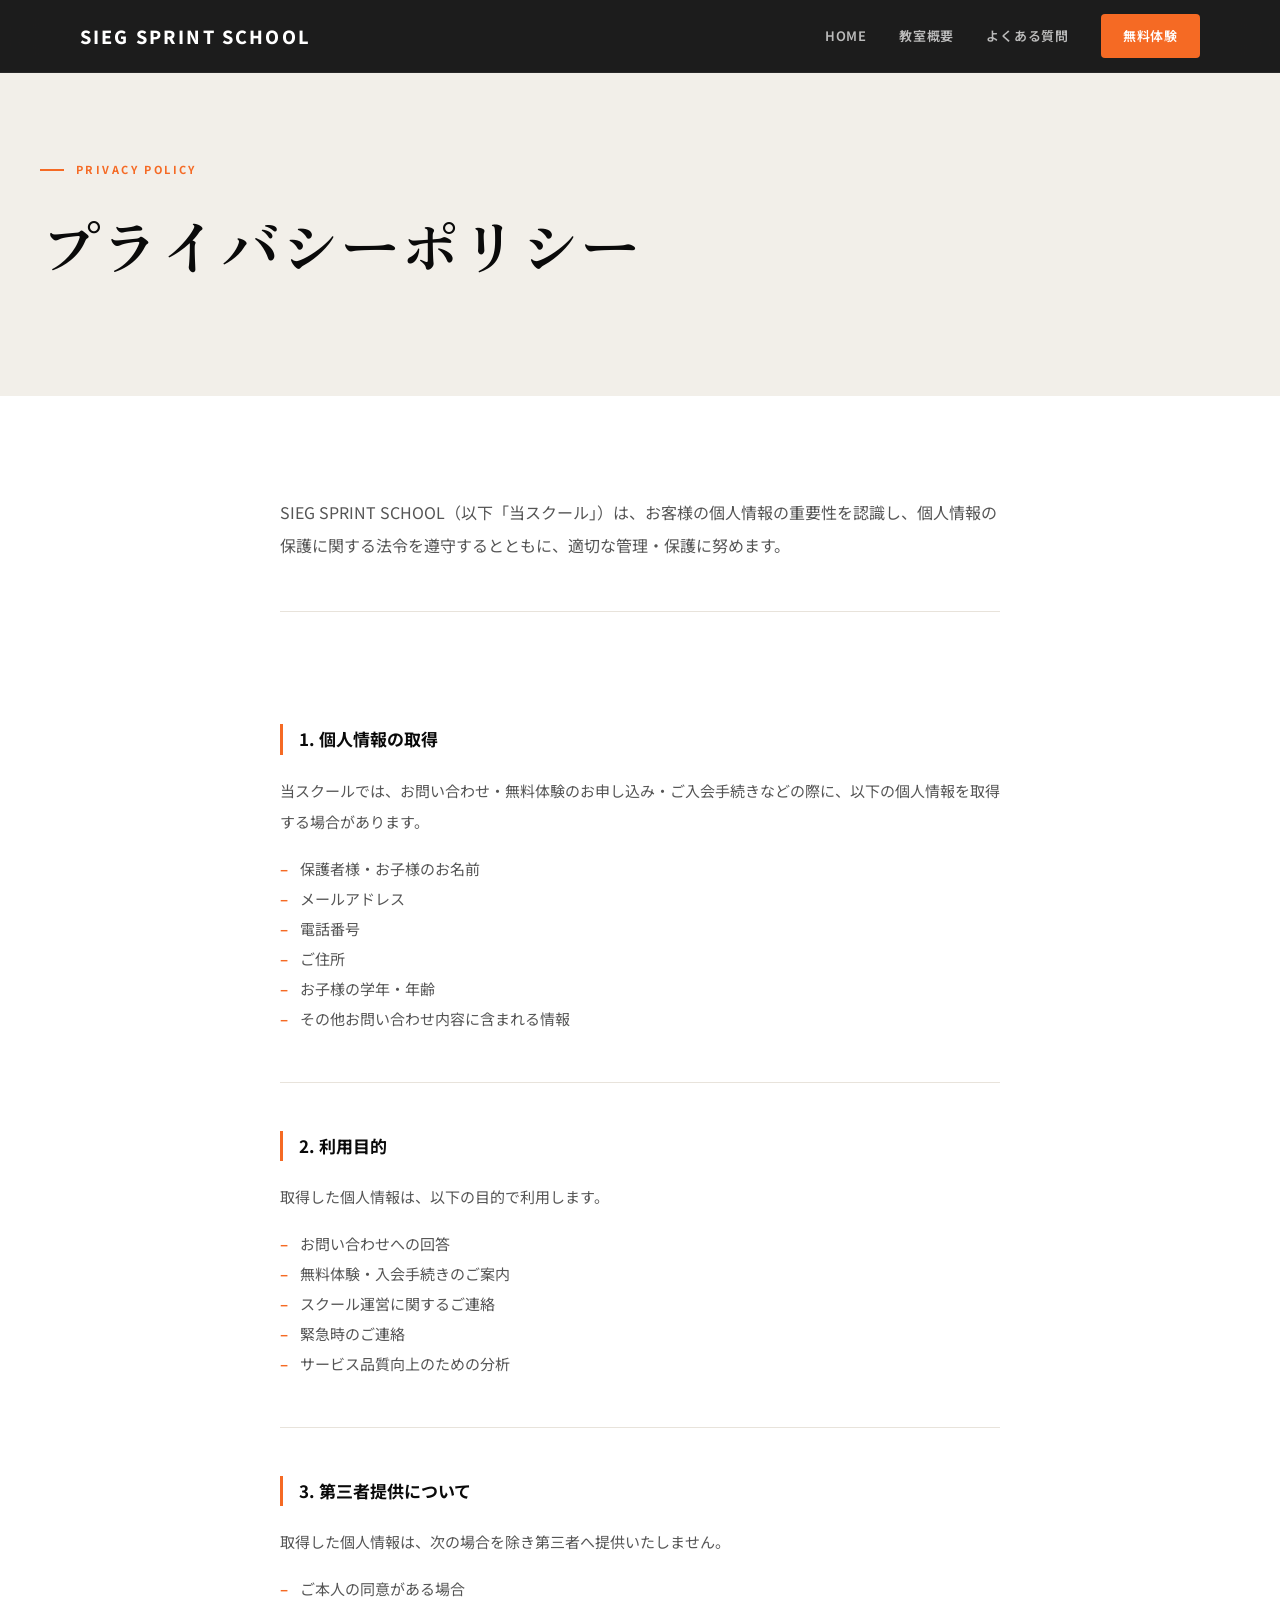
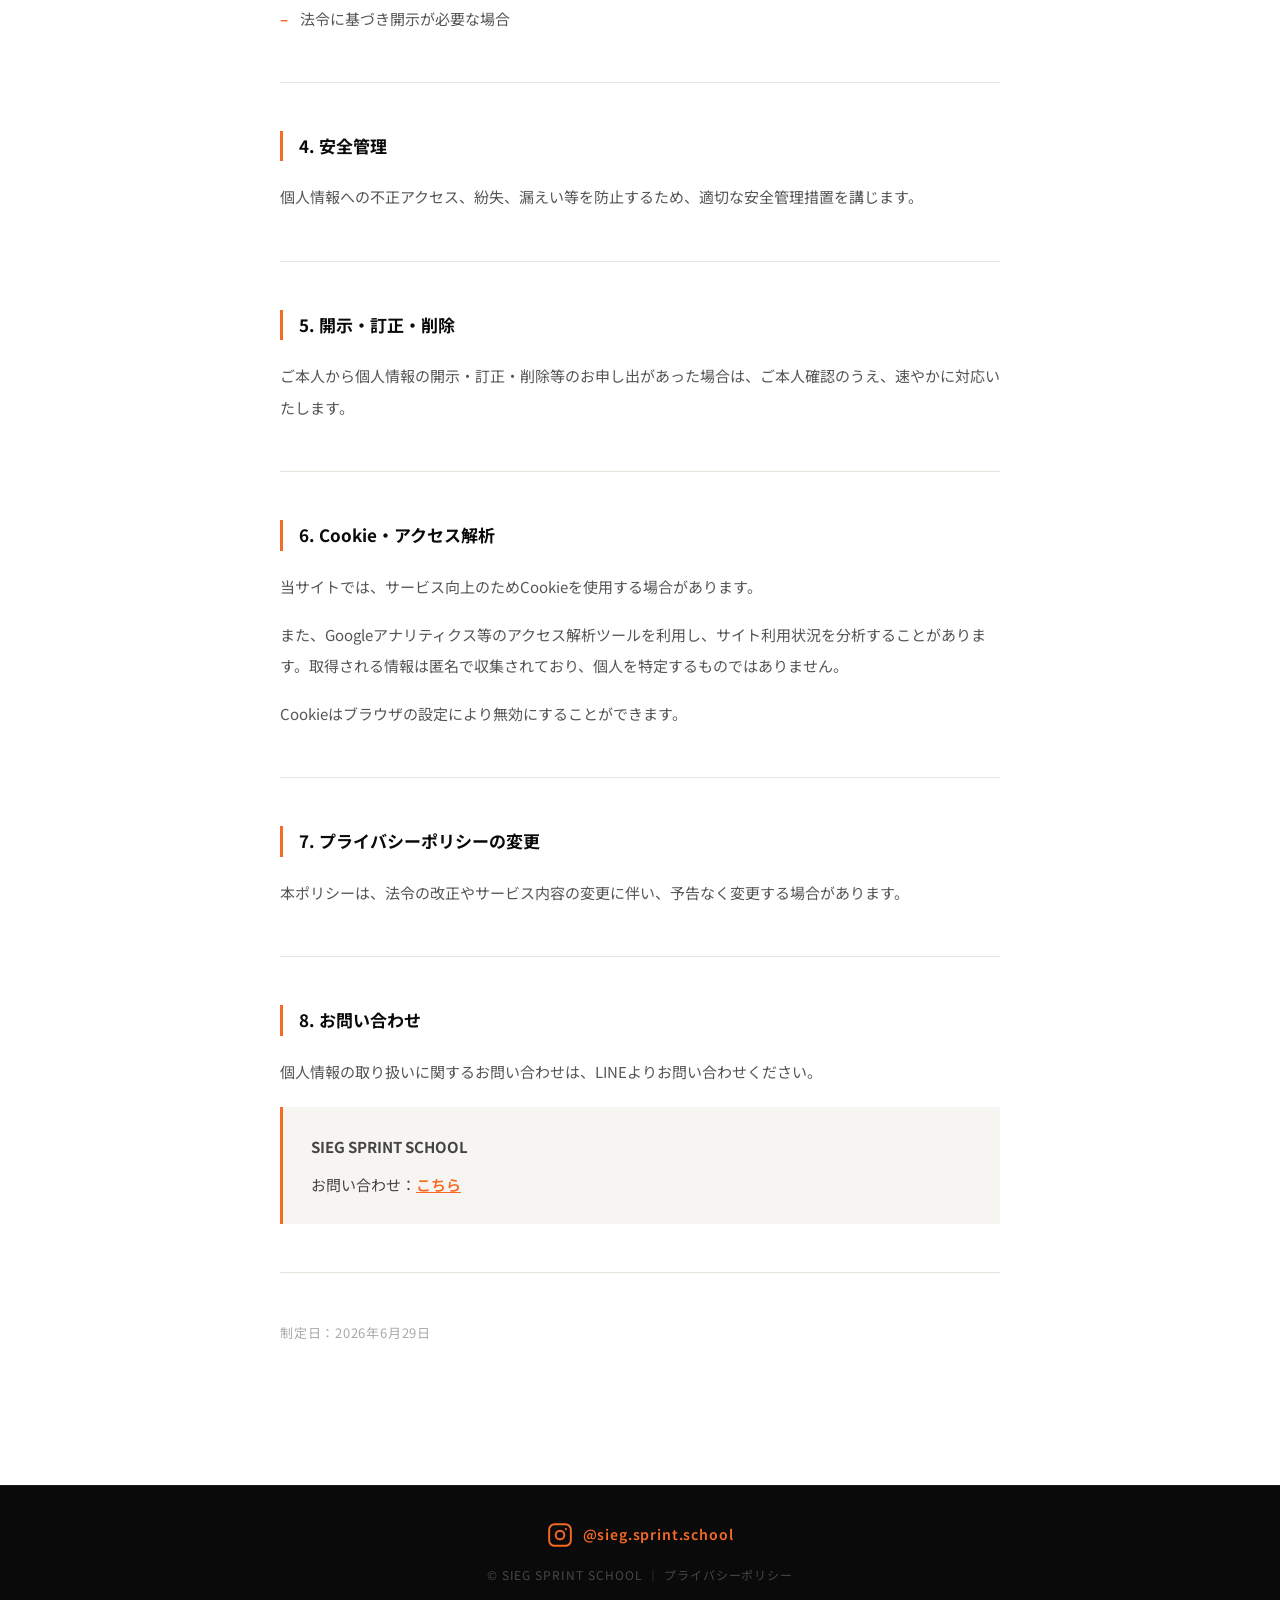
<file: privacy.html>
<!DOCTYPE html>
<html lang="ja">
<head>
  <meta charset="UTF-8" />
  <meta name="viewport" content="width=device-width, initial-scale=1.0" />
  <title>プライバシーポリシー | SIEG 陸上スクール</title>
  <meta name="description" content="SIEG陸上スクールのプライバシーポリシーです。" />
  <link rel="stylesheet" href="style.css" />
  <link rel="stylesheet" href="privacy.css" />
  <link href="https://fonts.googleapis.com/css2?family=Zen+Old+Mincho:wght@500;700&family=Noto+Sans+JP:wght@400;600;700;800&display=swap" rel="stylesheet">
</head>
<body>
    <header class="header">
        <div class="header-inner">
      
          <a href="#" class="logo">SIEG SPRINT SCHOOL</a>
      
          <nav class="nav">
            <a href="index.html">HOME</a>
            <a href="course.html">教室概要</a>
            <a href="faq.html">よくある質問</a>
            <a href="https://lin.ee/tulySH6W" target="_blank" rel="noopener" class="nav-cta">無料体験</a>
          </nav>
      
      
        </div>
      </header>

      <button class="hamburger">
        <span></span>
        <span></span>
        <span></span>
      </button>


  <div class="mobile-menu">

    <a href="index.html">HOME</a>
    <a href="course.html">教室概要</a>
    <a href="faq.html">よくある質問</a>
    <a href="https://lin.ee/tulySH6W">無料体験</a>

</div>

  <main>

    <section class="page-hero">
      <div class="page-hero-inner">
        <div class="section-label">
          <span>PRIVACY POLICY</span>
        </div>
        <h1>プライバシーポリシー</h1>
      </div>
    </section>

    <section class="privacy">
      <div class="privacy-inner">

        <p class="privacy-intro">
          SIEG SPRINT SCHOOL（以下「当スクール」）は、お客様の個人情報の重要性を認識し、個人情報の保護に関する法令を遵守するとともに、適切な管理・保護に努めます。
        </p>

        <div class="privacy-block">
          <h2>1. 個人情報の取得</h2>
          <p>当スクールでは、お問い合わせ・無料体験のお申し込み・ご入会手続きなどの際に、以下の個人情報を取得する場合があります。</p>
          <ul>
            <li>保護者様・お子様のお名前</li>
            <li>メールアドレス</li>
            <li>電話番号</li>
            <li>ご住所</li>
            <li>お子様の学年・年齢</li>
            <li>その他お問い合わせ内容に含まれる情報</li>
          </ul>
        </div>

        <div class="privacy-block">
          <h2>2. 利用目的</h2>
          <p>取得した個人情報は、以下の目的で利用します。</p>
          <ul>
            <li>お問い合わせへの回答</li>
            <li>無料体験・入会手続きのご案内</li>
            <li>スクール運営に関するご連絡</li>
            <li>緊急時のご連絡</li>
            <li>サービス品質向上のための分析</li>
          </ul>
        </div>

        <div class="privacy-block">
          <h2>3. 第三者提供について</h2>
          <p>取得した個人情報は、次の場合を除き第三者へ提供いたしません。</p>
          <ul>
            <li>ご本人の同意がある場合</li>
            <li>法令に基づき開示が必要な場合</li>
          </ul>
        </div>

        <div class="privacy-block">
          <h2>4. 安全管理</h2>
          <p>個人情報への不正アクセス、紛失、漏えい等を防止するため、適切な安全管理措置を講じます。</p>
        </div>

        <div class="privacy-block">
          <h2>5. 開示・訂正・削除</h2>
          <p>ご本人から個人情報の開示・訂正・削除等のお申し出があった場合は、ご本人確認のうえ、速やかに対応いたします。</p>
        </div>

        <div class="privacy-block">
          <h2>6. Cookie・アクセス解析</h2>
          <p>当サイトでは、サービス向上のためCookieを使用する場合があります。</p>
          <p>また、Googleアナリティクス等のアクセス解析ツールを利用し、サイト利用状況を分析することがあります。取得される情報は匿名で収集されており、個人を特定するものではありません。</p>
          <p>Cookieはブラウザの設定により無効にすることができます。</p>
        </div>

        <div class="privacy-block">
          <h2>7. プライバシーポリシーの変更</h2>
          <p>本ポリシーは、法令の改正やサービス内容の変更に伴い、予告なく変更する場合があります。</p>
        </div>

        <div class="privacy-block">
          <h2>8. お問い合わせ</h2>
          <p>個人情報の取り扱いに関するお問い合わせは、LINEよりお問い合わせください。</p>
          <div class="privacy-contact">
            <p><strong>SIEG SPRINT SCHOOL</strong></p>
            <p>お問い合わせ：<a href="https://lin.ee/tulySH6W">こちら</a></p>
          </div>
        </div>

        <p class="privacy-date">制定日：2026年6月29日</p>

      </div>
    </section>

  </main>

  <footer class="footer">
    <div class="footer-inner">
        <a href="https://www.instagram.com/sieg.sprint.school/" target="_blank" rel="noopener" class="footer-insta">
          <svg xmlns="http://www.w3.org/2000/svg" width="20" height="20" viewBox="0 0 24 24" fill="none" stroke="currentColor" stroke-width="1.8" stroke-linecap="round" stroke-linejoin="round">
            <rect x="2" y="2" width="20" height="20" rx="5" ry="5"/>
            <circle cx="12" cy="12" r="4"/>
            <circle cx="17.5" cy="6.5" r="1" fill="currentColor" stroke="none"/>
          </svg>
          <span>@sieg.sprint.school</span>
        </a>
    <p>&copy; SIEG SPRINT SCHOOL ｜ <a href="privacy.html" style="color:inherit;">プライバシーポリシー</a></p>
    </div>
  </footer>
  <script>
    const hamburger = document.querySelector(".hamburger");
  const mobileMenu = document.querySelector(".mobile-menu");
  
  hamburger.addEventListener("click", function () {
    this.classList.toggle("active");
    mobileMenu.classList.toggle("active");
  });
    </script>
  

</body>
</html>
</file>
<file: style.css>
* {
    margin: 0;
    padding: 0;
    box-sizing: border-box;
  }
  
  html {
    scroll-behavior: smooth;
  }
  
  body {
    font-family: "Noto Sans JP", sans-serif;
    color: #1a1a1a;
    background: #fff;
    line-height: 1.8;
  }
  
  a {
    color: inherit;
    text-decoration: none;
  }
  
  img {
    max-width: 100%;
    display: block;
  }
  
  /* =====================
     HEADER
  ===================== */
  .header {
    position: fixed;
    top: 0;
    left: 0;
    width: 100%;
    z-index: 100;
    background: rgba(10, 10, 10, 0.92);
    backdrop-filter: blur(16px);
    border-bottom: 1px solid rgba(255, 255, 255, 0.06);
  }
  
  .header-inner {
    max-width: 1200px;
    height: 72px;
    margin: 0 auto;
    padding: 0 40px;
    display: flex;
    align-items: center;
    justify-content: space-between;
  }
  
  .logo {
    font-weight: 800;
    font-size: 18px;
    letter-spacing: 0.12em;
    color: #fff;
  }
  
  .logo span {
    color: #f56a24;
  }
  
  .nav {
    display: flex;
    align-items: center;
    gap: 32px;
    font-size: 13px;
    font-weight: 600;
    letter-spacing: 0.06em;
    color: rgba(255, 255, 255, 0.7);
  }
  
  .nav a:not(.nav-cta):hover {
    color: #fff;
    transition: color 0.2s;
  }
  
  .nav-cta {
    background: #f56a24;
    color: #fff !important;
    padding: 10px 22px;
    border-radius: 4px;
    letter-spacing: 0.06em;
    transition: background 0.2s, transform 0.2s;
  }
  
  .nav-cta:hover {
    background: #d9561a;
    transform: translateY(-1px);
  }
  
  /* =====================
     HERO
  ===================== */
  .hero {
    position: relative;
    height: 100vh;
    min-height: 640px;
    overflow: hidden;
    display: flex;
    align-items: flex-end;
    background: url("images/hero.webp") center center / cover no-repeat;
  }
  
  .hero::before {
    content: "";
    position: absolute;
    inset: 0;
    background: linear-gradient(
      to bottom,
      rgba(0, 0, 0, 0.15) 0%,
      rgba(0, 0, 0, 0.55) 60%,
      rgba(0, 0, 0, 0.85) 100%
    );
  }
  
  .hero-content {
    position: relative;
    z-index: 2;
    width: 100%;
    max-width: 1200px;
    margin: 0 auto;
    padding: 0 60px 100px;
  }
  
  .hero-eyebrow {
    display: flex;
    align-items: center;
    gap: 12px;
    margin-bottom: 24px;
  }
  
  .hero-eyebrow::before {
    content: "";
    display: block;
    width: 32px;
    height: 2px;
    background: #f56a24;
  }
  
  .hero-eyebrow span {
    font-size: 12px;
    font-weight: 700;
    letter-spacing: 0.22em;
    color: #f56a24;
    text-transform: uppercase;
  }
  
  .hero h1 {
    font-family: "Zen Old Mincho", serif;
    font-size: clamp(40px, 5.5vw, 70px);
    font-weight: 700;
    line-height: 1.4;
    letter-spacing: 0.04em;
    color: #fff;
    margin-bottom: 28px;
    visibility: hidden;
  }
  
  .hero-text {
    max-width: 560px;
    font-size: 16px;
    line-height: 2;
    color: rgba(255, 255, 255, 0.75);
    margin-bottom: 44px;
  }
  
  .hero-actions {
    display: flex;
    align-items: center;
    gap: 28px;
  }
  
  .btn-primary {
    display: inline-block;
    padding: 16px 36px;
    background: #f56a24;
    color: #fff;
    font-weight: 700;
    font-size: 15px;
    letter-spacing: 0.06em;
    border-radius: 4px;
    transition: background 0.2s, transform 0.2s, box-shadow 0.2s;
  }
  
  .btn-primary:hover {
    background: #d9561a;
    transform: translateY(-2px);
    box-shadow: 0 12px 32px rgba(245, 106, 36, 0.35);
  }
  
  .hero-link {
    font-size: 14px;
    font-weight: 600;
    color: rgba(255, 255, 255, 0.7);
    letter-spacing: 0.06em;
    display: flex;
    align-items: center;
    gap: 8px;
    transition: color 0.2s;
  }
  
  .hero-link::after {
    content: "→";
    color: #f56a24;
  }
  
  .hero-link:hover {
    color: #fff;
  }
  
  /* =====================
     STATS BAR
  ===================== */
  .stats-bar {
    background: #0a0a0a;
    padding: 0;
  }
  
  .stats-bar-inner {
    max-width: 1200px;
    margin: 0 auto;
    padding: 0 40px;
    display: grid;
    grid-template-columns: repeat(3, 1fr);
    border-left: 1px solid rgba(255, 255, 255, 0.07);
  }
  
  .stat-item {
    padding: 36px 40px;
    border-right: 1px solid rgba(255, 255, 255, 0.07);
    border-top: 1px solid rgba(255, 255, 255, 0.07);
    border-bottom: 1px solid rgba(255, 255, 255, 0.07);
  }
  
  .stat-item strong {
    display: block;
    font-size: 36px;
    font-weight: 800;
    color: #f56a24;
    letter-spacing: 0.02em;
    line-height: 1;
    margin-bottom: 6px;
  }
  
  .stat-item span {
    font-size: 12px;
    color: rgba(255, 255, 255, 0.45);
    letter-spacing: 0.1em;
    font-weight: 600;
  }
  
  /* =====================
     CONCEPT
  ===================== */
  .concept {
    background: #fff;
    padding: 140px 0;
  }
  
  .concept-inner {
    max-width: 1200px;
    margin: 0 auto;
    padding: 0 40px;
    display: grid;
    grid-template-columns: 1fr 1fr;
    gap: 100px;
    align-items: center;
  }
  
  .concept-image {
    position: relative;
  }
  
  .concept-image img {
    width: 100%;
    aspect-ratio: 4 / 5;
    object-fit: cover;
    border-radius: 0;
  }
  
  .concept-image-label {
    position: absolute;
    bottom: -20px;
    right: -20px;
    background: #f56a24;
    color: #fff;
    padding: 20px 28px;
    font-size: 12px;
    font-weight: 700;
    letter-spacing: 0.14em;
    line-height: 1.6;
  }
  
  .concept-content {
    text-align: left;
  }
  
  .section-label {
    display: flex;
    align-items: center;
    gap: 12px;
    margin-bottom: 28px;
  }
  
  .section-label::before {
    content: "";
    display: block;
    width: 24px;
    height: 2px;
    background: #f56a24;
  }
  
  .section-label span {
    font-size: 11px;
    font-weight: 700;
    letter-spacing: 0.22em;
    color: #f56a24 !important;
    text-transform: uppercase;
  }
  
  .concept-content h2 {
    font-family: "Zen Old Mincho", serif;
    font-size: clamp(28px, 3vw, 38px);
    font-weight: 700;
    line-height: 1.6;
    color: #0a0a0a;
    margin-bottom: 32px;
  }
  
  .concept-text {
    font-size: 16px;
    line-height: 2.2;
    color: #555;
  }
  
  /* =====================
     FEATURES
  ===================== */
  .features {
    background: #f7f5f2;
    padding: 140px 0;
  }
  
  .features-inner {
    max-width: 1200px;
    margin: 0 auto;
    padding: 0 40px;
  }
  
  .features-header {
    margin-bottom: 90px;
  }
  
  .features-header h2 {
    font-family: "Zen Old Mincho", serif;
    font-size: clamp(30px, 3.5vw, 44px);
    font-weight: 700;
    color: #0a0a0a;
    line-height: 1.45;
  }
  
  .feature-block {
    display: grid;
    grid-template-columns: 1fr 1fr;
    gap: 80px;
    align-items: center;
    padding: 72px 0;
    border-top: 1px solid #e0dbd4;
  }
  
  .feature-block:last-child {
    border-bottom: 1px solid #e0dbd4;
  }
  
  .feature-block.reverse .feature-image {
    order: 2;
  }
  
  .feature-image img,
  .feature-image.placeholder {
    width: 100%;
    aspect-ratio: 4 / 3;
    object-fit: cover;
    background: linear-gradient(135deg, #e8e3db, #d4cec5);
  }

  
  .feature-num {
    font-size: 11px;
    font-weight: 800;
    letter-spacing: 0.2em;
    color: #f56a24;
    margin-bottom: 16px;
  }
  
  .feature-content h3 {
    font-family: "Zen Old Mincho", serif;
    font-size: clamp(22px, 2.5vw, 30px);
    font-weight: 700;
    line-height: 1.5;
    color: #0a0a0a;
    margin-bottom: 20px;
  }
  
  .feature-content p {
    font-size: 16px;
    line-height: 2.1;
    color: #666;
  }
  
 /* =====================
   RESULTS
===================== */
.results {
    background: #f2efe9;
    padding: 140px 0;
    overflow: hidden;
  }
   
  .results-inner {
    max-width: 1200px;
    margin: 0 auto;
    padding: 0 40px;
  }
   
  .results-header {
    margin-bottom: 64px;
  }
   
  .results-header h2 {
    font-family: "Zen Old Mincho", serif;
    font-size: clamp(30px, 3.5vw, 44px);
    font-weight: 700;
    color: #0a0a0a;
  }
   
  .results-header p {
    font-size: 13px;
    color: #999;
    letter-spacing: 0.06em;
    margin-top: 12px;
  }
   
  /* メイン数字 */
  .result-main-block {
    background: #f56a24;
    padding: 50px 72px;
    margin-bottom: 2px;
    display: flex;
    align-items: center;
    gap: 48px;
    flex-wrap: wrap;
  }
   
  .result-main-label {
    font-size: 13px;
    font-weight: 700;
    letter-spacing: 0.14em;
    color: rgba(255,255,255,0.8);
    white-space: nowrap;
  }
   
  .result-main-num {
    font-size: clamp(72px, 10vw, 120px);
    font-weight: 800;
    color: #fff;
    line-height: 1;
    letter-spacing: 0.02em;
    white-space: nowrap;
  }
   
  .result-main-unit {
    font-size: 20px;
    font-weight: 700;
    color: rgba(255,255,255,0.8);
    align-self: flex-end;
    padding-bottom: 12px;
    white-space: nowrap;
  }

  .result-main-desc {
    width: 100%;
    font-size: 15px;
    font-weight: 600;
    color: rgba(255,255,255,0.85);
    letter-spacing: 0.04em;
    line-height: 1;
    margin-top: -24px;
  }
   
  /* ビフォーアフター */
  .result-cases {
    display: grid;
    grid-template-columns: repeat(3, 1fr);
    gap: 2px;
    margin-bottom: 2px;
  }
   
  .result-case {
    background: #e8e4dc;
    padding: 40px 44px;
  }
   
  .result-case-before {
    font-size: 12px;
    color: #999;
    font-weight: 600;
    letter-spacing: 0.08em;
    margin-bottom: 12px;
  }
   
  .result-case-old {
    font-size: 18px;
    font-weight: 800;
    color: #0a0a0a;
    margin-bottom: 4px;
  }
   
  .result-case-new {
    font-size: 52px;
    font-weight: 800;
    color: #0a0a0a;
    line-height: 1;
    margin-bottom: 12px;
    letter-spacing: -0.01em;
  }
   
  .result-case-new span {
    font-size: 20px;
    font-weight: 700;
    color: #555;
  }
   
  .result-case-update {
    font-size: 20px;
    font-weight: 700;
    color: #f56a24;
    letter-spacing: 0.08em;
  }
   
  
  /* 大阪4位 */
  .result-award {
    background:#f7f5f2;
    padding: 40px 56px;
    display: flex;
    align-items: center;
    gap: 40px;
  }
   
  .result-award-num {
    font-family: "Zen Old Mincho", serif;
    font-size: 72px;
    font-weight: 700;
    color: #f56a24;
    line-height: 1;
    white-space: nowrap;
  }
   
  .result-award-text p {
    font-size: 15px;
    color: #0a0a0a;
    line-height: 1.9;
  }
   
  .result-all-banner {
    background: #f7f5f2;
    padding: 20px 44px;
    margin-bottom: 2px;
    display: flex;
    align-items: center;
    gap: 14px;
  }
   
  .result-all-icon {
    color: #f56a24;
    font-size: 16px;
    flex-shrink: 0;
  }
   
  .result-all-banner p {
    font-size: 14px;
    font-weight: 600;
    color: #0a0a0a;
    letter-spacing: 0.04em;
  }
   
  .result-all-banner strong {
    color: #f56a24;
  }
   
  
  /* =====================
     VOICE
  ===================== */
  .voice {
    background: #fff;
    padding: 140px 0;
  }
  
  .voice-inner {
    max-width: 1200px;
    margin: 0 auto;
    padding: 0 40px;
  }
  
  .voice-inner h2 {
    font-family: "Zen Old Mincho", serif;
    font-size: clamp(28px, 3vw, 40px);
    font-weight: 700;
    color: #0a0a0a;
    margin-bottom: 56px;
  }
  
  .voice-cards {
    display: grid;
    grid-template-columns: repeat(3, 1fr);
    gap: 24px;
  }
  
  .voice-card {
    padding: 36px;
    border: 1px solid #e8e3db;
    position: relative;
  }
  
  .voice-card::before {
    content: "\201C";
    font-size: 64px;
    line-height: 1;
    color: #f56a24;
    font-family: serif;
    display: block;
    margin-bottom: 12px;
    opacity: 0.35;
  }
   
  
  .voice-card p {
    font-size: 15px;
    line-height: 2;
    color: #444;
  }
  
  /* =====================
     CTA
  ===================== */
  .cta {
    background: #f2efe9;
    padding: 140px 40px;
    text-align: center;
    position: relative;
    overflow: hidden;
  }
  
  .cta::before {
    content: "SIEG SPORTS";
    position: absolute;
    font-size: 200px;
    font-weight: 900;
    color: rgba(0, 0, 0, 0.04);
    letter-spacing: 0.1em;
    top: 50%;
    left: 50%;
    transform: translate(-50%, -50%);
    white-space: nowrap;
    pointer-events: none;
  }
  
  .cta-inner {
    position: relative;
    z-index: 1;
  }
  
  .cta h2 {
    font-family: "Zen Old Mincho", serif;
    font-size: clamp(28px, 4vw, 48px);
    font-weight: 700;
    color: #0a0a0a;
    margin-bottom: 20px;
    line-height: 1.5;
  }
  
  .cta p {
    color: #777;
    font-size: 16px;
    margin-bottom: 44px;
  }
  
  .btn-white {
    display: inline-block;
    padding: 18px 48px;
    background: #0a0a0a;
    color: #fff;
    font-weight: 700;
    font-size: 15px;
    letter-spacing: 0.08em;
    border-radius: 4px;
    transition: background 0.2s, transform 0.2s, box-shadow 0.2s;
  }
  
  .btn-white:hover {
    background: #f56a24;
    transform: translateY(-2px);
    box-shadow: 0 16px 40px rgba(245, 106, 36, 0.3);
  }
  
  /* =====================
     FOOTER
  ===================== */
  .footer {
    padding: 36px 40px;
    text-align: center;
    background: #0a0a0a;
    color: rgba(255, 255, 255, 0.25);
    font-size: 12px;
    border-top: 1px solid rgba(255, 255, 255, 0.06);
    letter-spacing: 0.08em;
  }
   
  .footer-inner {
    display: flex;
    flex-direction: column;
    align-items: center;
    gap: 16px;
  }
   
  .footer-insta {
    display: flex;
    align-items: center;
    gap: 10px;
    color: #f56a24;
    font-size: 14px;
    font-weight: 600;
    letter-spacing: 0.06em;
    transition: opacity 0.2s;
  }
   
  .footer-insta svg {
    width: 26px;
    height: 26px;
  }
   
  .footer-insta:hover {
    opacity: 0.75;
  }
   
  
 /* =====================
   RESPONSIVE
===================== */
@media (max-width: 768px) {
    .header-inner {
      height: 60px;
      padding: 0 20px;
    }
   
    .nav {
      display: none;
    }
   
    .hero-content {
      padding: 0 24px 72px;
    }
   
    .hero h1 {
      font-size: 36px;
    }
   
    .hero-text {
      font-size: 15px;
    }
   
    .stats-bar-inner {
      grid-template-columns: 1fr;
      padding: 0 24px;
    }
   
    .stat-item {
      padding: 28px 24px;
    }
   
    .concept,
    .features,
    .results,
    .voice {
      padding: 90px 0;
    }
   
    .concept-inner {
      grid-template-columns: 1fr;
      gap: 60px;
      padding: 0 24px;
    }
   
    .concept-image-label {
      right: 0;
      bottom: 0;
    }
   
    .features-inner,
    .results-inner,
    .voice-inner {
      padding: 0 24px;
    }
   
    .features-header {
      margin-bottom: 48px;
    }
   
    .feature-block {
      grid-template-columns: 1fr;
      gap: 36px;
      padding: 52px 0;
    }
   
    .feature-block.reverse .feature-image {
      order: 0;
    }
   
    .result-cases {
      grid-template-columns: 1fr;
    }
   
    .result-main-block {
      flex-direction: column;
      align-items: flex-start;
      gap: 8px;
      padding: 40px 24px;
    }
   
    .result-main-num {
      font-size: 64px;
    }
   
    .result-main-unit {
      font-size: 16px;
      padding-bottom: 0;
    }
   
    .result-case {
      padding: 28px 24px;
    }
   
    .result-case-arrow {
      font-size: 22px;
    }
   
    .result-award {
      flex-direction: column;
      align-items: flex-start;
      gap: 16px;
      padding: 36px 24px;
    }
   
    .result-award-num {
      font-size: 40px;
    }
   
    .voice-cards {
      grid-template-columns: 1fr;
    }
   
    .cta {
      padding: 100px 24px;
    }
   
    .cta::before {
      font-size: 80px;
    }
  }
   
  .hamburger{
    display:none;
    width:42px;
    height:42px;
    background:none;
    border:none;
    cursor:pointer;
    position: fixed;
    z-index:1001;
    flex-shrink: 0;
    top: 15px;
    right: 20px;
}


  
  
.hamburger span{

    position:absolute;

    left:7px;

    width:28px;
    height:2px;

    background:#fff;

    transition:.35s;
}
.mobile-menu{

    position:fixed;

    inset:0;

    background:#faf9f6;

    display:flex;

    flex-direction:column;

    justify-content:center;
    align-items:center;

    gap:36px;

    transform:translateY(-100%);

    transition:.5s;

    z-index:1000;
}

.mobile-menu a{

    font-size:26px;

    font-family:"Zen Old Mincho",serif;
}

.mobile-menu.active{

    transform:translateY(0);

}

.hamburger span:nth-child(1){
    top:12px;
}

.hamburger span:nth-child(2){
    top:20px;
}

.hamburger span:nth-child(3){
    top:28px;
}

.hamburger.active span:nth-child(1){
    top:20px;
    transform:rotate(45deg);
}

.hamburger.active span:nth-child(2){
    opacity:0;
}

.hamburger.active span:nth-child(3){
    top:20px;
    transform:rotate(-45deg);
}

.hamburger.active span {
    background: #0a0a0a;
  }

@media(max-width:768px){

    .nav{
    
    display:none;
    
    }
    
    .hamburger{
    
    display:block;
    
    }
    
    }


/* =====================
   FADE-IN ANIMATION
===================== */
.fade-up {
    opacity: 0;
    transform: translateY(24px);
    transition: opacity 0.7s ease, transform 0.7s ease;
  }
   
  .fade-up.is-visible {
    opacity: 1;
    transform: translateY(0);
  }
   

 /* =====================
   LOADING SCREEN
===================== */
.loading-screen {
  position: fixed;
  inset: 0;
  z-index: 9999;

  display: flex;
  align-items: center;
  justify-content: center;

  
  overflow: hidden;

  transition: transform 0.7s cubic-bezier(0.76, 0, 0.24, 1);
}

.loading-screen::before {
  content: "";
  position: absolute;
  inset: 0;

  background: rgba(0, 0, 0, 0.75);

  backdrop-filter: blur(10px);
  -webkit-backdrop-filter: blur(10px);
}
 
.loading-screen.loading-hide {
  transform: translateY(-100%);
  pointer-events: none;
}
 
.loading-inner {
  position: relative;
  z-index: 1;

  width: 100%;
  height: 220px;

  display: flex;
  justify-content: center;
  align-items: center;
}

.loading-text {
  position: absolute;
  font-family: "Zen Old Mincho", serif;
  font-size: clamp(22px, 4vw, 60px);
  font-weight: 700;
  color: #fff;
  letter-spacing: 0.12em;
  opacity: 0;
  filter: blur(20px);

  animation:
    textAppear 1.3s ease forwards,
    textMove .8s ease 1.6s forwards;
}

.loading-mascot {
  position: absolute;
  bottom: -120px;
  width: 170px;
  opacity: 0;

  animation: mascotRun .8s ease 2s forwards;
}

@keyframes textAppear {
  0% {
    opacity: 0;
    filter: blur(20px);
  }

  100% {
    opacity: 1;
    filter: blur(0);
  }
}

@keyframes textMove {
  to {
    transform: translateY(-90px);
  }
}

@keyframes mascotRun {
  0% {
    opacity: 0;
    transform: translateY(80px) scale(.8);
  }

  100% {
    opacity: 1;
    transform: translateY(0) scale(1);
  }
}
  /* =====================
     HERO TEXT ANIMATION
  ===================== */
  .hero {
    opacity: 1;
  }
   
  @keyframes heroFadeIn {
    from { opacity: 0; }
    to { opacity: 1; }
  }
  .hero-line {
    display: inline-block;
  }
   
  .hero-char {
    display: inline-block;
    opacity: 0;
    transform: translateY(16px);
    animation: charFadeIn 0.5s ease forwards;
  }
   
  @keyframes charFadeIn {
    to {
      opacity: 1;
      transform: translateY(0);
    }
  }
</file>
<file: course.css>
/* =====================
   PAGE HERO
===================== */
.page-hero {
    background: #f2efe9;
    padding: 160px 40px 100px;
  }
  
  .page-hero-inner {
    max-width: 1200px;
    margin: 0 auto;
  }
  
  .page-hero h1 {
    font-family: "Zen Old Mincho", serif;
    font-size: clamp(40px, 6vw, 72px);
    font-weight: 700;
    color: #0a0a0a;
    line-height: 1.2;
    margin-bottom: 16px;
  }
  
  .page-hero p {
    font-size: 16px;
    color: #999;
    letter-spacing: 0.08em;
  }
  
  /* =====================
     SCHEDULE
  ===================== */
  .schedule {
    background: #fff;
    padding: 120px 0;
  }
  
  .schedule-inner {
    max-width: 1200px;
    margin: 0 auto;
    padding: 0 40px;
  }
  
  .schedule-inner h2 {
    font-family: "Zen Old Mincho", serif;
    font-size: clamp(28px, 3vw, 40px);
    font-weight: 700;
    color: #0a0a0a;
    margin-bottom: 64px;
  }
  
  .course-cards {
    display: grid;
    grid-template-columns: repeat(2, 1fr);
    gap: 24px;
  }
  
  .course-card {
    border: 1px solid #e8e3db;
  }
  
  .course-card-header {
    background: #e8e4dc;
    padding: 20px 32px;
  }
  
  .course-badge {
    font-size: 13px;
    font-weight: 700;
    letter-spacing: 0.1em;
    color: #f56a24;
  }
  
  .course-card-body {
    padding: 32px;
  }
  
  .course-row {
    display: grid;
    grid-template-columns: 100px 1fr;
    gap: 16px;
    padding: 24px 0;
    border-bottom: 1px solid #f0ece6;
    align-items: start;
  }
  
  .course-row:last-child {
    border-bottom: none;
    padding-bottom: 0;
  }
  
  .course-row:first-child {
    padding-top: 0;
  }
  
  .course-label {
    font-size: 12px;
    font-weight: 700;
    letter-spacing: 0.1em;
    color: #f56a24;
    padding-top: 3px;
  }
  
  .course-value p {
    font-size: 16px;
    font-weight: 600;
    color: #0a0a0a;
    line-height: 1.9;
  }
  
  .course-card-soon {
    display: flex;
    flex-direction: column;
    align-items: center;
    justify-content: center;
    text-align: center;
    padding: 56px 32px;
    gap: 12px;
  }
  
  .course-soon-label {
    font-family: "Zen Old Mincho", serif;
    font-size: 22px;
    font-weight: 700;
    color: #0a0a0a;
  }
  
  .course-soon-text {
    font-size: 14px;
    color: #888;
  }
  
  .course-soon-link {
    margin-top: 8px;
    font-size: 13px;
    font-weight: 700;
    color: #f56a24;
    letter-spacing: 0.06em;
    text-decoration: underline;
    text-underline-offset: 4px;
  }
  
  
  
  /* =====================
     RESPONSIVE
  ===================== */
  @media (max-width: 768px) {
    .page-hero {
      padding: 120px 24px 72px;
    }
  
    .schedule-inner {
      padding: 0 24px;
    }
  
    .course-cards {
      grid-template-columns: 1fr;
    }
  
    .course-row {
      grid-template-columns: 80px 1fr;
    }
  }
</file>
<file: faq.css>
/* =====================
   PAGE HERO
===================== */
.page-hero {
    background: #f2efe9;
    padding: 160px 40px 100px;
  }
  
  .page-hero-inner {
    max-width: 1200px;
    margin: 0 auto;
  }
  
  .page-hero h1 {
    font-family: "Zen Old Mincho", serif;
    font-size: clamp(40px, 6vw, 72px);
    font-weight: 700;
    color: #0a0a0a;
    line-height: 1.2;
    margin-bottom: 16px;
  }
  
  .page-hero p {
    font-size: 16px;
    color: #999;
    letter-spacing: 0.08em;
  }
  
  /* =====================
     FAQ
  ===================== */
  .faq {
    background: #fff;
    padding: 120px 0;
  }
  
  .faq-inner {
    max-width: 860px;
    margin: 0 auto;
    padding: 0 40px;
  }
  
  .faq-list {
    display: flex;
    flex-direction: column;
  }
  
  .faq-item {
    border-top: 1px solid #e8e3db;
    padding: 48px 0;
  }
  
  .faq-item:last-child {
    border-bottom: 1px solid #e8e3db;
  }
  
  .faq-question {
    display: flex;
    align-items: flex-start;
    gap: 20px;
    margin-bottom: 24px;
  }
  
  .faq-q {
    font-family: "Zen Old Mincho", serif;
    font-size: 22px;
    font-weight: 700;
    color: #f56a24;
    line-height: 1;
    flex-shrink: 0;
    padding-top: 2px;
  }
  
  .faq-question p {
    font-size: 18px;
    font-weight: 700;
    color: #0a0a0a;
    line-height: 1.6;
  }
  
  .faq-answer {
    display: flex;
    align-items: flex-start;
    gap: 20px;
    padding-left: 2px;
  }
  
  .faq-a {
    font-family: "Zen Old Mincho", serif;
    font-size: 22px;
    font-weight: 700;
    color: #ccc;
    line-height: 1;
    flex-shrink: 0;
    padding-top: 2px;
  }
  
  .faq-answer p {
    font-size: 16px;
    color: #555;
    line-height: 2.1;
  }
  
  /* =====================
     RESPONSIVE
  ===================== */
  @media (max-width: 768px) {
    .page-hero {
      padding: 120px 24px 72px;
    }
  
    .faq-inner {
      padding: 0 24px;
    }
  
    .faq-item {
      padding: 36px 0;
    }
  
    .faq-question p {
      font-size: 16px;
    }
  
    .faq-question,
    .faq-answer {
      gap: 14px;
    }
  }
</file>
<file: privacy.css>
/* =====================
   PAGE HERO
===================== */
.page-hero {
    background: #f2efe9;
    padding: 160px 40px 100px;
  }
  
  .page-hero-inner {
    max-width: 1200px;
    margin: 0 auto;
  }
  
  .page-hero h1 {
    font-family: "Zen Old Mincho", serif;
    font-size: clamp(36px, 5vw, 60px);
    font-weight: 700;
    color: #0a0a0a;
    line-height: 1.2;
    margin-bottom: 16px;
  }
  
  .page-hero p {
    font-size: 16px;
    color: #999;
    letter-spacing: 0.08em;
  }
  
  /* =====================
     PRIVACY
  ===================== */
  .privacy {
    background: #fff;
    padding: 100px 0 140px;
  }
  
  .privacy-inner {
    max-width: 800px;
    margin: 0 auto;
    padding: 0 40px;
  }
  
  .privacy-intro {
    font-size: 16px;
    line-height: 2.1;
    color: #555;
    margin-bottom: 64px;
    padding-bottom: 48px;
    border-bottom: 1px solid #e8e3db;
  }
  
  .privacy-block {
    padding: 48px 0;
    border-bottom: 1px solid #e8e3db;
  }
  
  .privacy-block h2 {
    font-size: 17px;
    font-weight: 700;
    color: #0a0a0a;
    margin-bottom: 20px;
    padding-left: 16px;
    border-left: 3px solid #f56a24;
  }
  
  .privacy-block p {
    font-size: 15px;
    line-height: 2.1;
    color: #555;
    margin-bottom: 16px;
  }
  
  .privacy-block p:last-child {
    margin-bottom: 0;
  }
  
  .privacy-block ul {
    list-style: none;
    margin-top: 12px;
  }
  
  .privacy-block ul li {
    font-size: 15px;
    line-height: 2;
    color: #555;
    padding-left: 20px;
    position: relative;
  }
  
  .privacy-block ul li::before {
    content: "–";
    position: absolute;
    left: 0;
    color: #f56a24;
    font-weight: 700;
  }
  
  .privacy-contact {
    margin-top: 20px;
    padding: 24px 28px;
    background: #f7f5f2;
    border-left: 3px solid #f56a24;
  }
  
  .privacy-contact p {
    font-size: 15px;
    color: #444;
    margin-bottom: 6px;
  }
  
  .privacy-contact a {
    color: #f56a24;
    font-weight: 600;
    text-decoration: underline;
  }
  
  .privacy-date {
    margin-top: 48px;
    font-size: 13px;
    color: #aaa;
    letter-spacing: 0.06em;
  }
  
  /* =====================
     RESPONSIVE
  ===================== */
  @media (max-width: 768px) {
    .page-hero {
      padding: 120px 24px 72px;
    }
  
    .privacy-inner {
      padding: 0 24px;
    }
  
    .privacy-block {
      padding: 36px 0;
    }
  }
</file>
